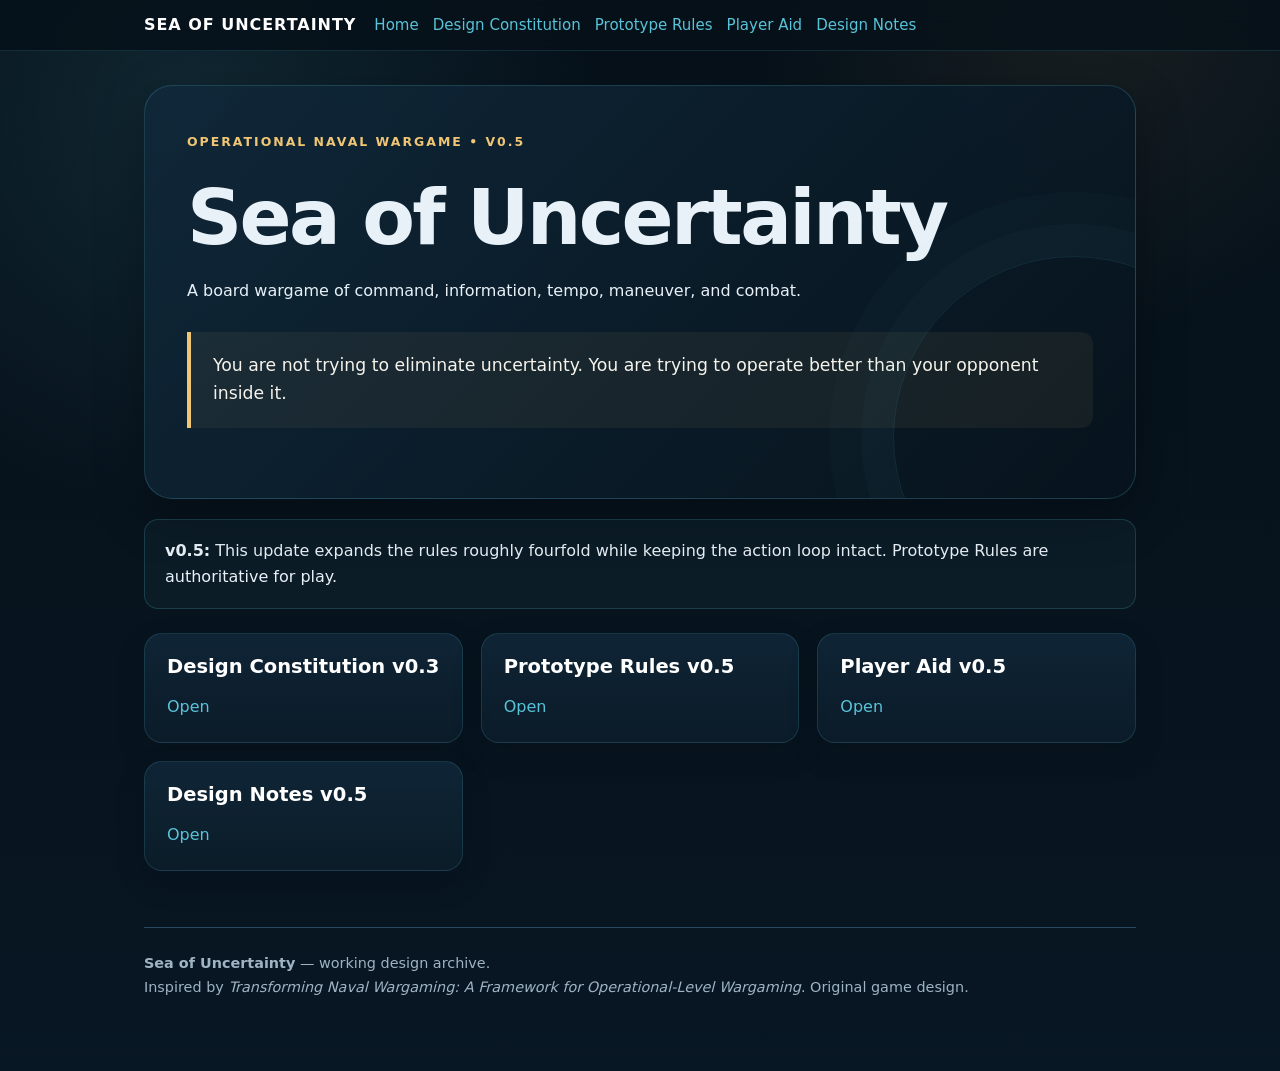
<file: docs/rules/SeaOfUncertainty/index.html>
<!doctype html><html><head><meta charset="utf-8"><meta name="viewport" content="width=device-width,initial-scale=1"><title>Sea of Uncertainty v0.5</title><link rel="stylesheet" href="styles.css"></head><body><div class="site-nav"><div class="inner">
<div class="brand"><strong>Sea of Uncertainty</strong></div>
<div class="navlinks">
<a href="index.html">Home</a>
<a href="01_design_constitution.html">Design Constitution</a>
<a href="02_prototype_rules_v0_5.html">Prototype Rules</a>
<a href="03_player_aid.html">Player Aid</a>
<a href="04_design_notes.html">Design Notes</a>
</div></div></div><main class="wrap">
<section class="hero"><span class="kicker">Operational Naval Wargame • v0.5</span><h1>Sea of Uncertainty</h1><p>A board wargame of command, information, tempo, maneuver, and combat.</p><div class="quote">You are not trying to eliminate uncertainty. You are trying to operate better than your opponent inside it.</div></section>
<div class="callout"><strong>v0.5:</strong> This update expands the rules roughly fourfold while keeping the action loop intact. Prototype Rules are authoritative for play.</div>
<div class="grid"><div class="card"><h3>Design Constitution v0.3</h3><p><a href="01_design_constitution.html">Open</a></p></div><div class="card"><h3>Prototype Rules v0.5</h3><p><a href="02_prototype_rules_v0_5.html">Open</a></p></div><div class="card"><h3>Player Aid v0.5</h3><p><a href="03_player_aid.html">Open</a></p></div><div class="card"><h3>Design Notes v0.5</h3><p><a href="04_design_notes.html">Open</a></p></div></div>
<footer><strong>Sea of Uncertainty</strong> — working design archive.<br>
Inspired by <em>Transforming Naval Wargaming: A Framework for Operational-Level Wargaming</em>. Original game design.</footer></main></body></html>
</file>
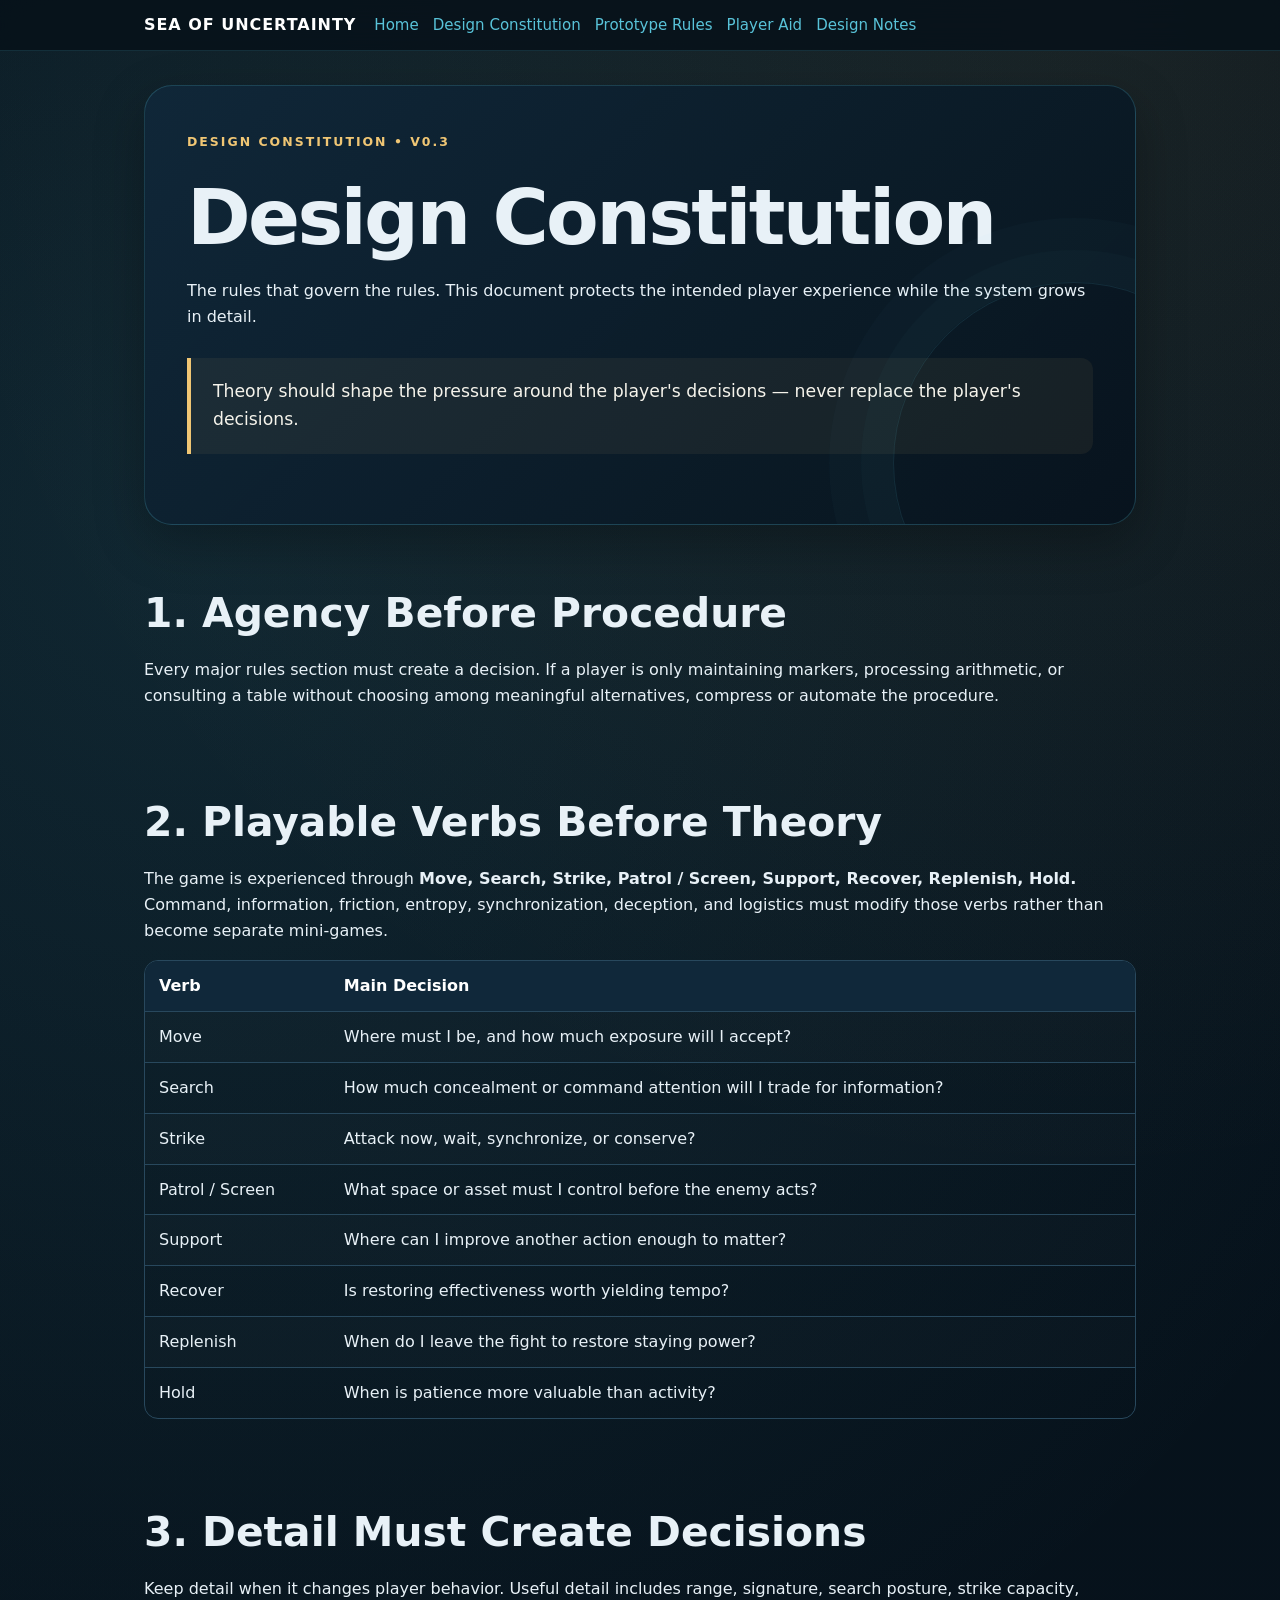
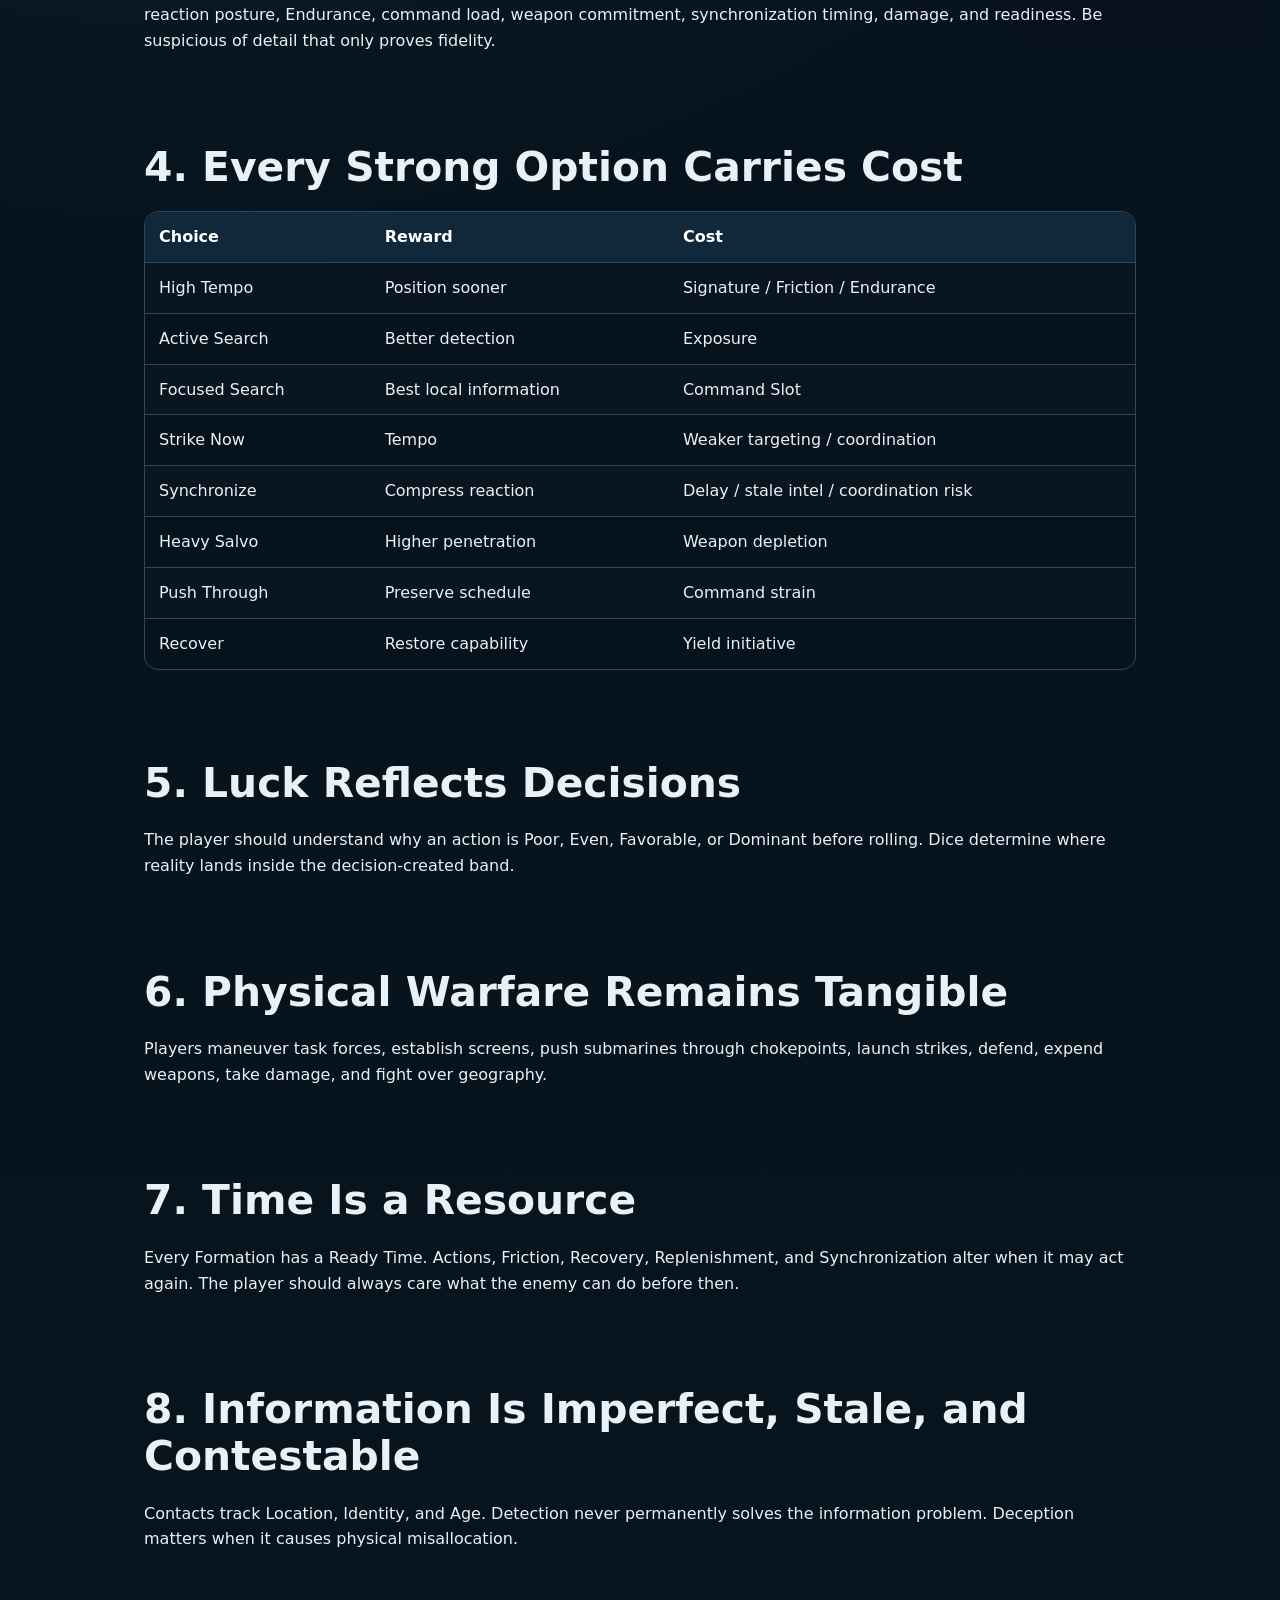
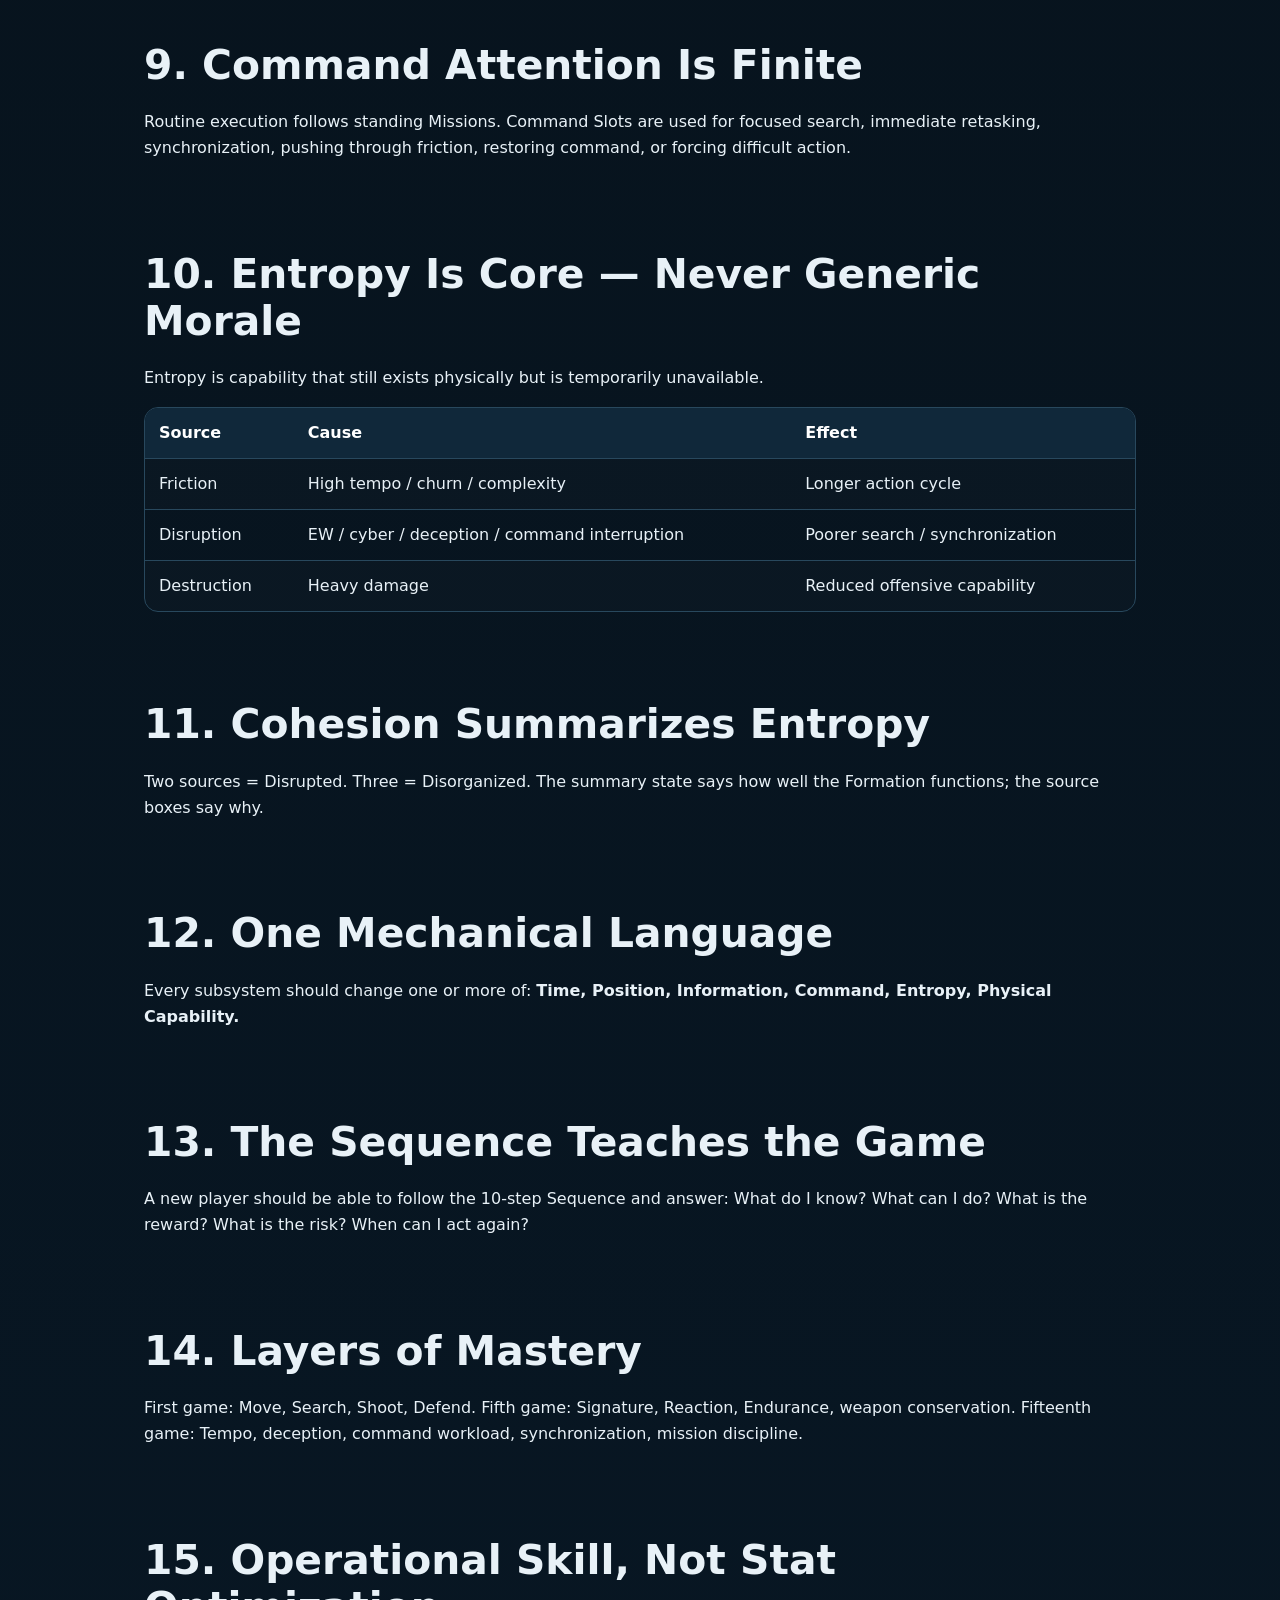
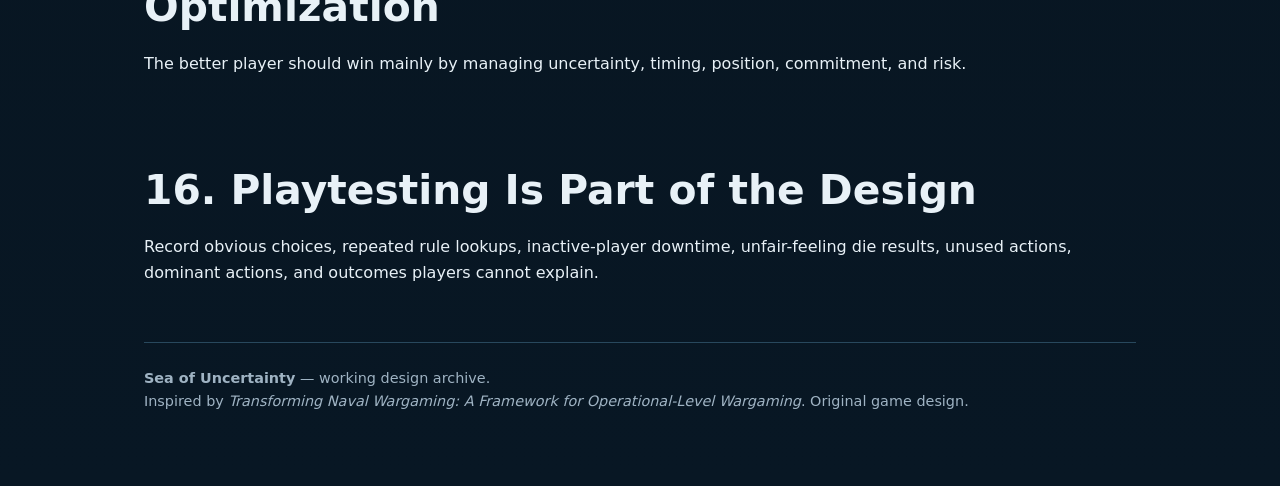
<file: docs/rules/SeaOfUncertainty/01_design_constitution.html>
<!doctype html><html><head><meta charset="utf-8"><meta name="viewport" content="width=device-width,initial-scale=1"><title>Sea of Uncertainty — Design Constitution v0.3</title><link rel="stylesheet" href="styles.css"></head><body><div class="site-nav"><div class="inner">
<div class="brand"><strong>Sea of Uncertainty</strong></div>
<div class="navlinks">
<a href="index.html">Home</a>
<a href="01_design_constitution.html">Design Constitution</a>
<a href="02_prototype_rules_v0_5.html">Prototype Rules</a>
<a href="03_player_aid.html">Player Aid</a>
<a href="04_design_notes.html">Design Notes</a>
</div></div></div><main class="wrap">
<section class="hero"><span class="kicker">Design Constitution • v0.3</span><h1>Design Constitution</h1><p>The rules that govern the rules. This document protects the intended player experience while the system grows in detail.</p><div class="quote">Theory should shape the pressure around the player's decisions — never replace the player's decisions.</div></section>
<h2>1. Agency Before Procedure</h2><p>Every major rules section must create a decision. If a player is only maintaining markers, processing arithmetic, or consulting a table without choosing among meaningful alternatives, compress or automate the procedure.</p>
<h2>2. Playable Verbs Before Theory</h2><p>The game is experienced through <strong>Move, Search, Strike, Patrol / Screen, Support, Recover, Replenish, Hold.</strong> Command, information, friction, entropy, synchronization, deception, and logistics must modify those verbs rather than become separate mini-games.</p>
<table><tr><th>Verb</th><th>Main Decision</th></tr><tr><td>Move</td><td>Where must I be, and how much exposure will I accept?</td></tr><tr><td>Search</td><td>How much concealment or command attention will I trade for information?</td></tr><tr><td>Strike</td><td>Attack now, wait, synchronize, or conserve?</td></tr><tr><td>Patrol / Screen</td><td>What space or asset must I control before the enemy acts?</td></tr><tr><td>Support</td><td>Where can I improve another action enough to matter?</td></tr><tr><td>Recover</td><td>Is restoring effectiveness worth yielding tempo?</td></tr><tr><td>Replenish</td><td>When do I leave the fight to restore staying power?</td></tr><tr><td>Hold</td><td>When is patience more valuable than activity?</td></tr></table>
<h2>3. Detail Must Create Decisions</h2><p>Keep detail when it changes player behavior. Useful detail includes range, signature, search posture, strike capacity, reaction posture, Endurance, command load, weapon commitment, synchronization timing, damage, and readiness. Be suspicious of detail that only proves fidelity.</p>
<h2>4. Every Strong Option Carries Cost</h2><table><tr><th>Choice</th><th>Reward</th><th>Cost</th></tr><tr><td>High Tempo</td><td>Position sooner</td><td>Signature / Friction / Endurance</td></tr><tr><td>Active Search</td><td>Better detection</td><td>Exposure</td></tr><tr><td>Focused Search</td><td>Best local information</td><td>Command Slot</td></tr><tr><td>Strike Now</td><td>Tempo</td><td>Weaker targeting / coordination</td></tr><tr><td>Synchronize</td><td>Compress reaction</td><td>Delay / stale intel / coordination risk</td></tr><tr><td>Heavy Salvo</td><td>Higher penetration</td><td>Weapon depletion</td></tr><tr><td>Push Through</td><td>Preserve schedule</td><td>Command strain</td></tr><tr><td>Recover</td><td>Restore capability</td><td>Yield initiative</td></tr></table>
<h2>5. Luck Reflects Decisions</h2><p>The player should understand why an action is Poor, Even, Favorable, or Dominant before rolling. Dice determine where reality lands inside the decision-created band.</p>
<h2>6. Physical Warfare Remains Tangible</h2><p>Players maneuver task forces, establish screens, push submarines through chokepoints, launch strikes, defend, expend weapons, take damage, and fight over geography.</p>
<h2>7. Time Is a Resource</h2><p>Every Formation has a Ready Time. Actions, Friction, Recovery, Replenishment, and Synchronization alter when it may act again. The player should always care what the enemy can do before then.</p>
<h2>8. Information Is Imperfect, Stale, and Contestable</h2><p>Contacts track Location, Identity, and Age. Detection never permanently solves the information problem. Deception matters when it causes physical misallocation.</p>
<h2>9. Command Attention Is Finite</h2><p>Routine execution follows standing Missions. Command Slots are used for focused search, immediate retasking, synchronization, pushing through friction, restoring command, or forcing difficult action.</p>
<h2>10. Entropy Is Core — Never Generic Morale</h2><p>Entropy is capability that still exists physically but is temporarily unavailable.</p><table><tr><th>Source</th><th>Cause</th><th>Effect</th></tr><tr><td>Friction</td><td>High tempo / churn / complexity</td><td>Longer action cycle</td></tr><tr><td>Disruption</td><td>EW / cyber / deception / command interruption</td><td>Poorer search / synchronization</td></tr><tr><td>Destruction</td><td>Heavy damage</td><td>Reduced offensive capability</td></tr></table>
<h2>11. Cohesion Summarizes Entropy</h2><p>Two sources = Disrupted. Three = Disorganized. The summary state says how well the Formation functions; the source boxes say why.</p>
<h2>12. One Mechanical Language</h2><p>Every subsystem should change one or more of: <strong>Time, Position, Information, Command, Entropy, Physical Capability.</strong></p>
<h2>13. The Sequence Teaches the Game</h2><p>A new player should be able to follow the 10-step Sequence and answer: What do I know? What can I do? What is the reward? What is the risk? When can I act again?</p>
<h2>14. Layers of Mastery</h2><p>First game: Move, Search, Shoot, Defend. Fifth game: Signature, Reaction, Endurance, weapon conservation. Fifteenth game: Tempo, deception, command workload, synchronization, mission discipline.</p>
<h2>15. Operational Skill, Not Stat Optimization</h2><p>The better player should win mainly by managing uncertainty, timing, position, commitment, and risk.</p>
<h2>16. Playtesting Is Part of the Design</h2><p>Record obvious choices, repeated rule lookups, inactive-player downtime, unfair-feeling die results, unused actions, dominant actions, and outcomes players cannot explain.</p>
<footer><strong>Sea of Uncertainty</strong> — working design archive.<br>
Inspired by <em>Transforming Naval Wargaming: A Framework for Operational-Level Wargaming</em>. Original game design.</footer></main></body></html>
</file>
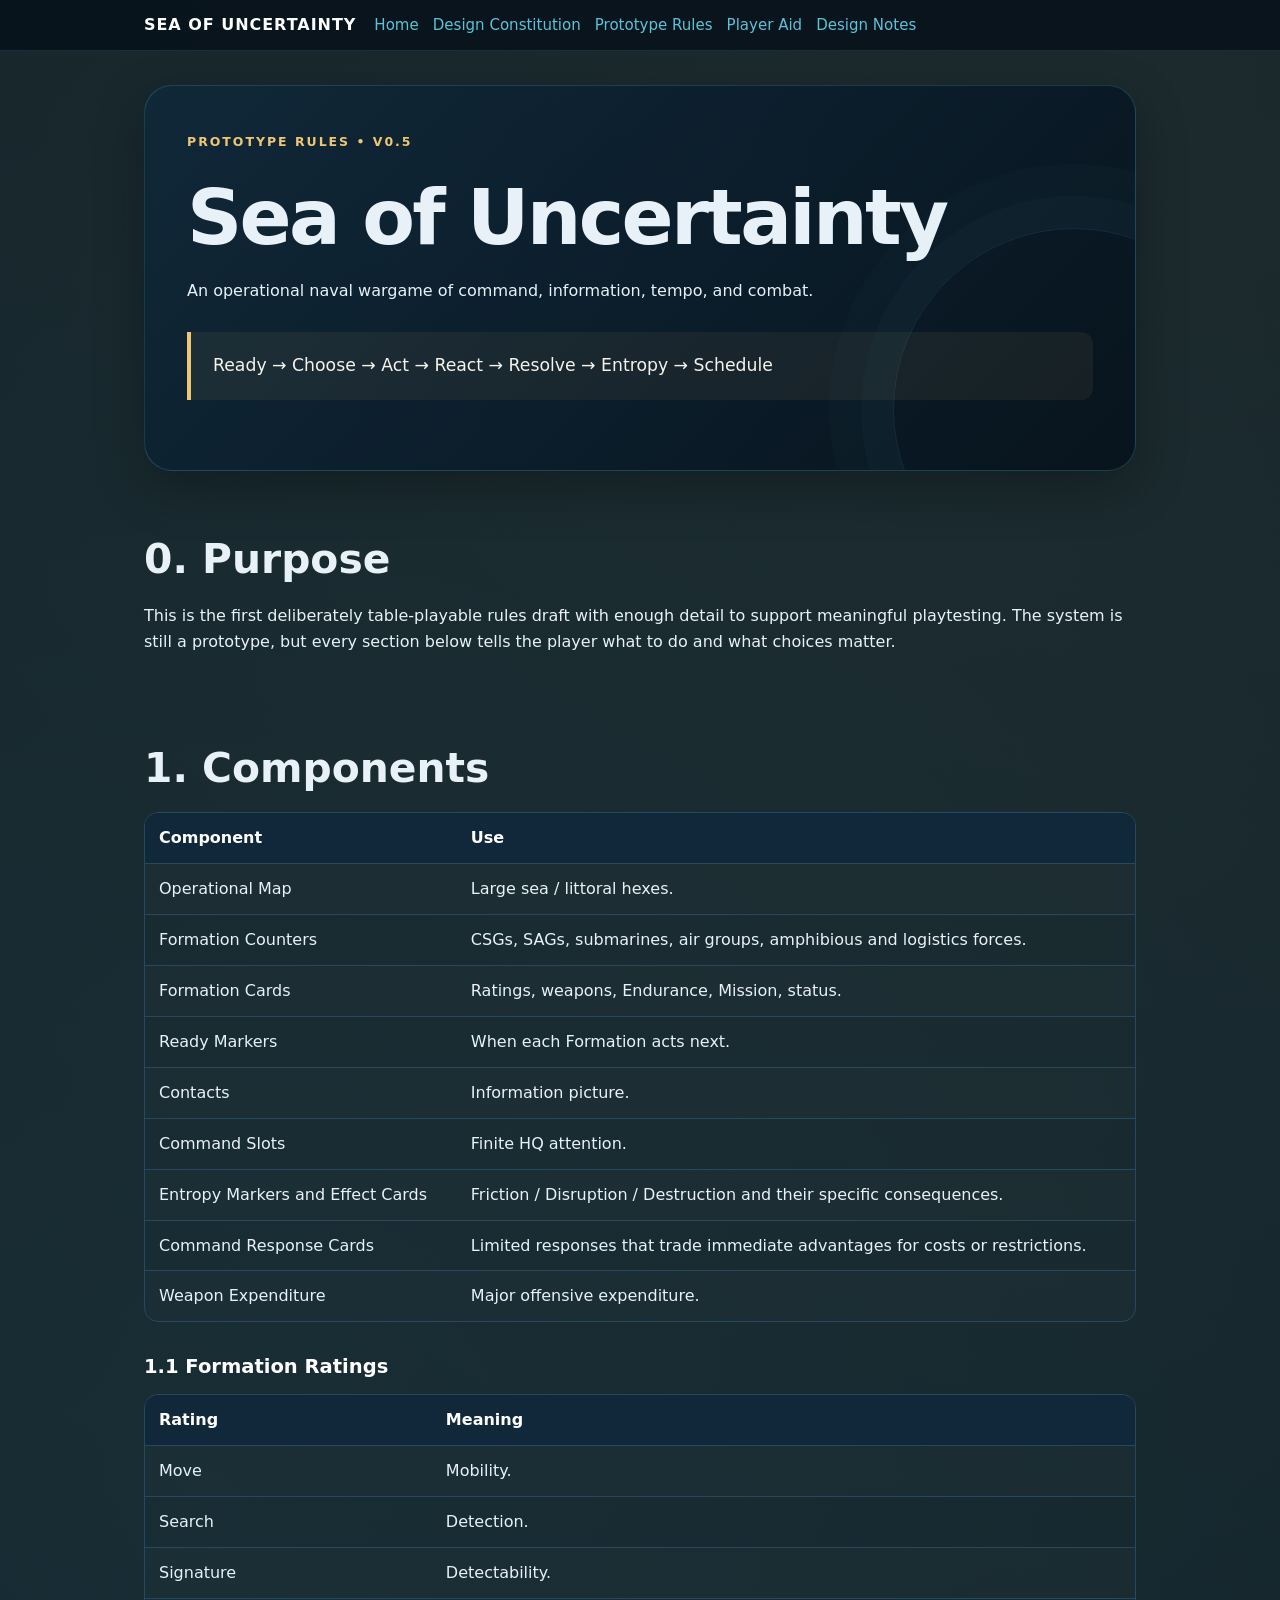
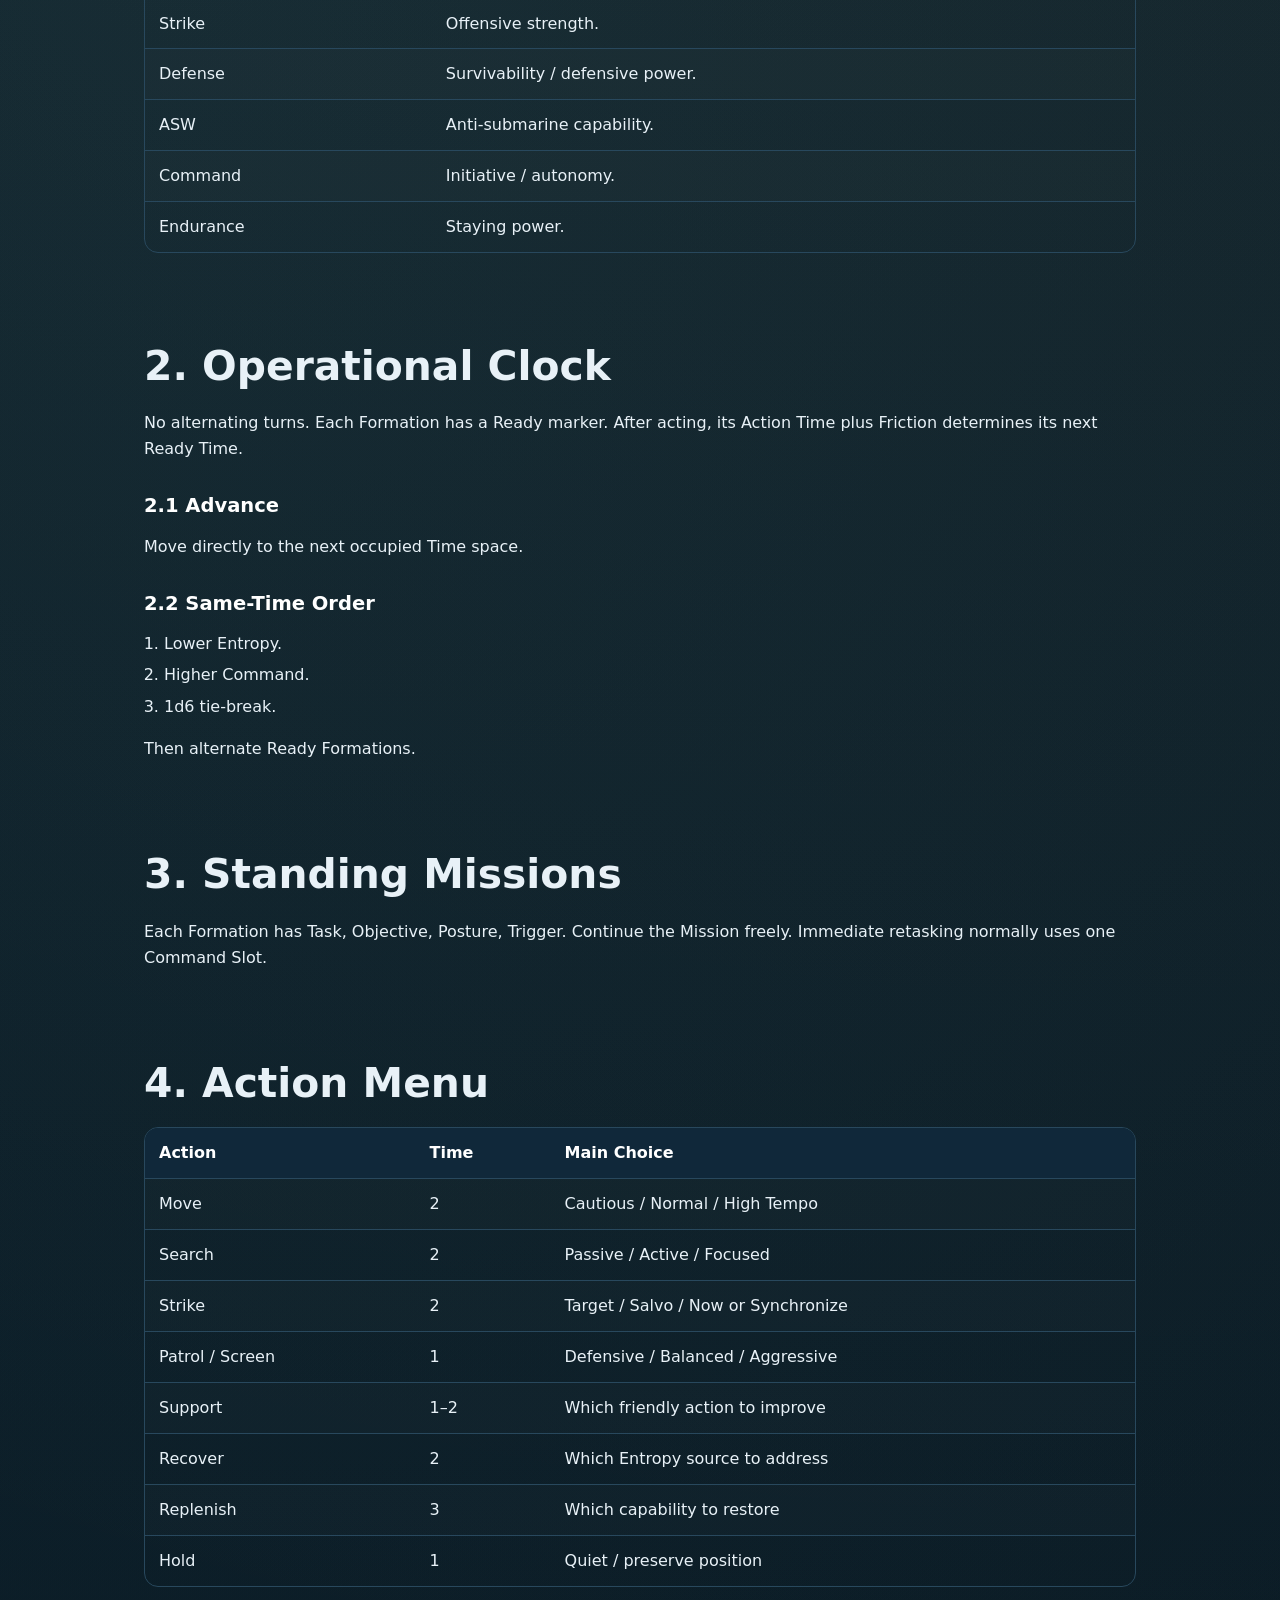
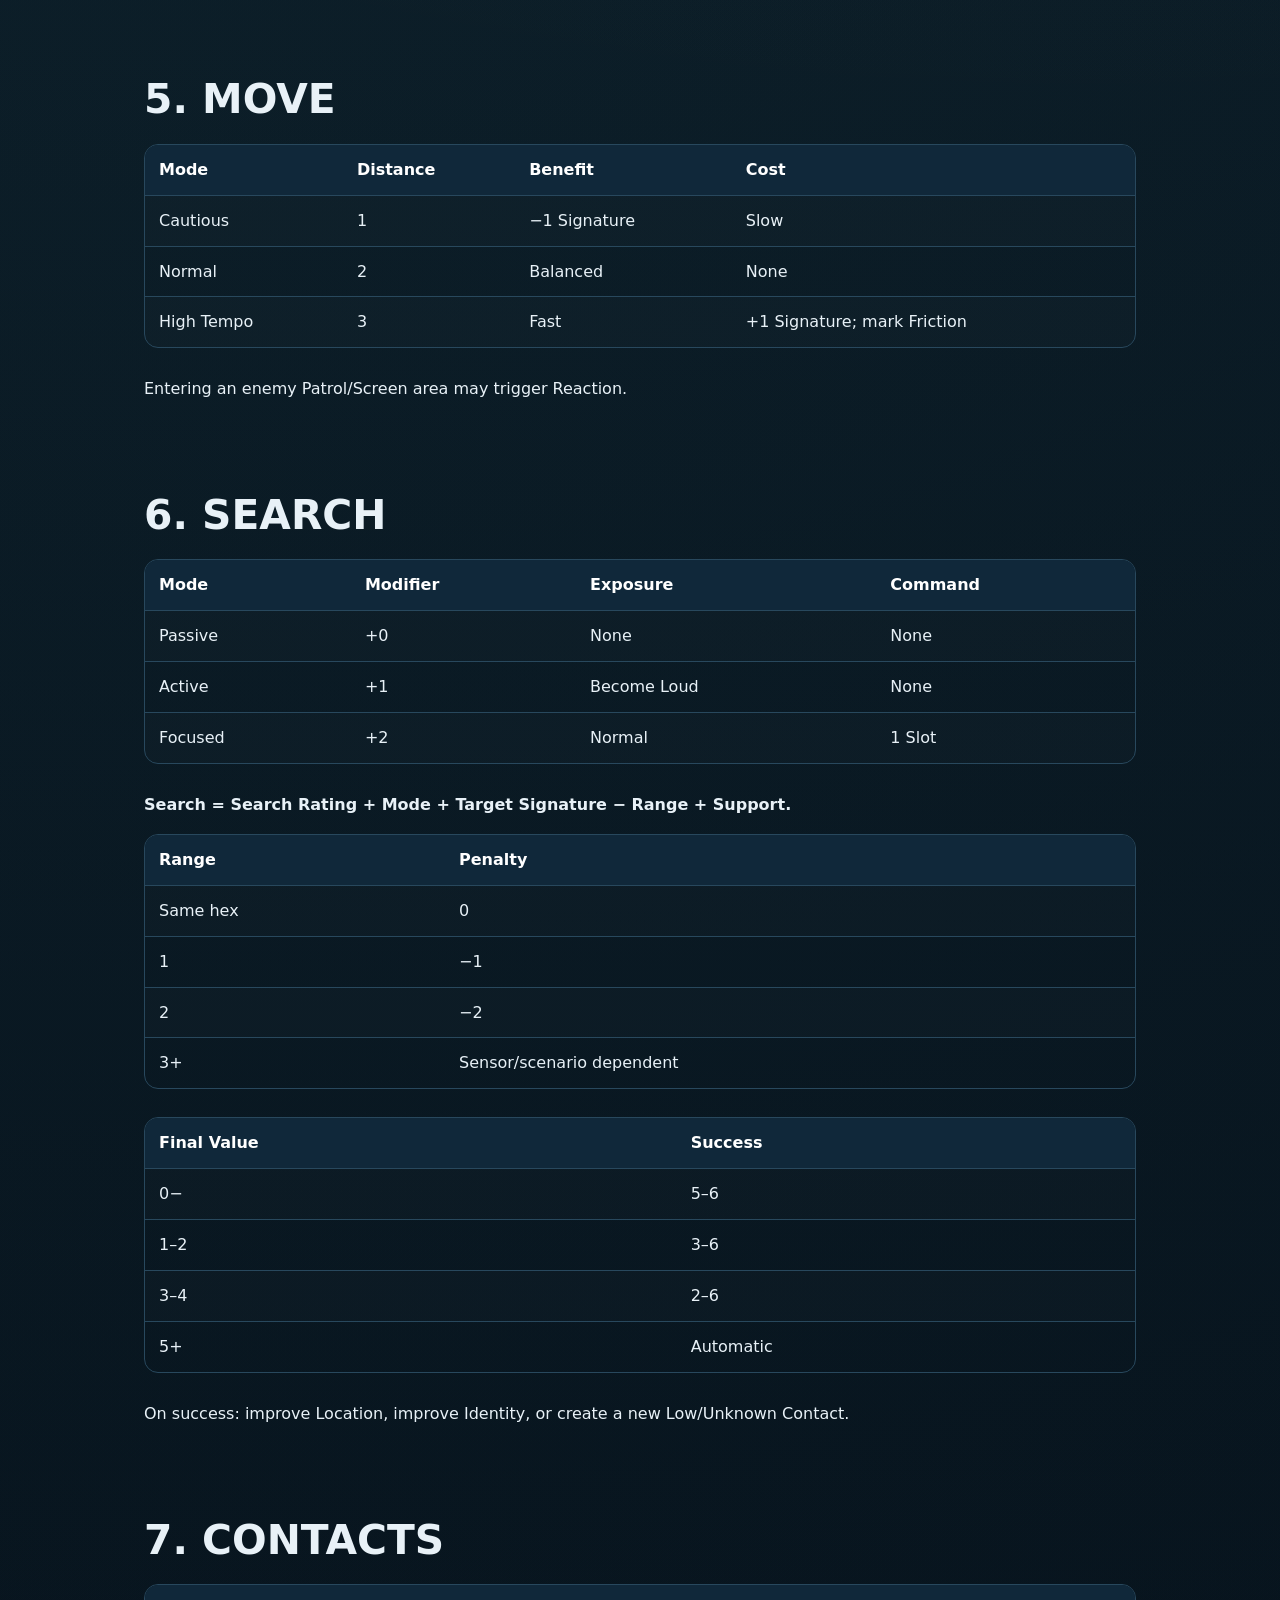
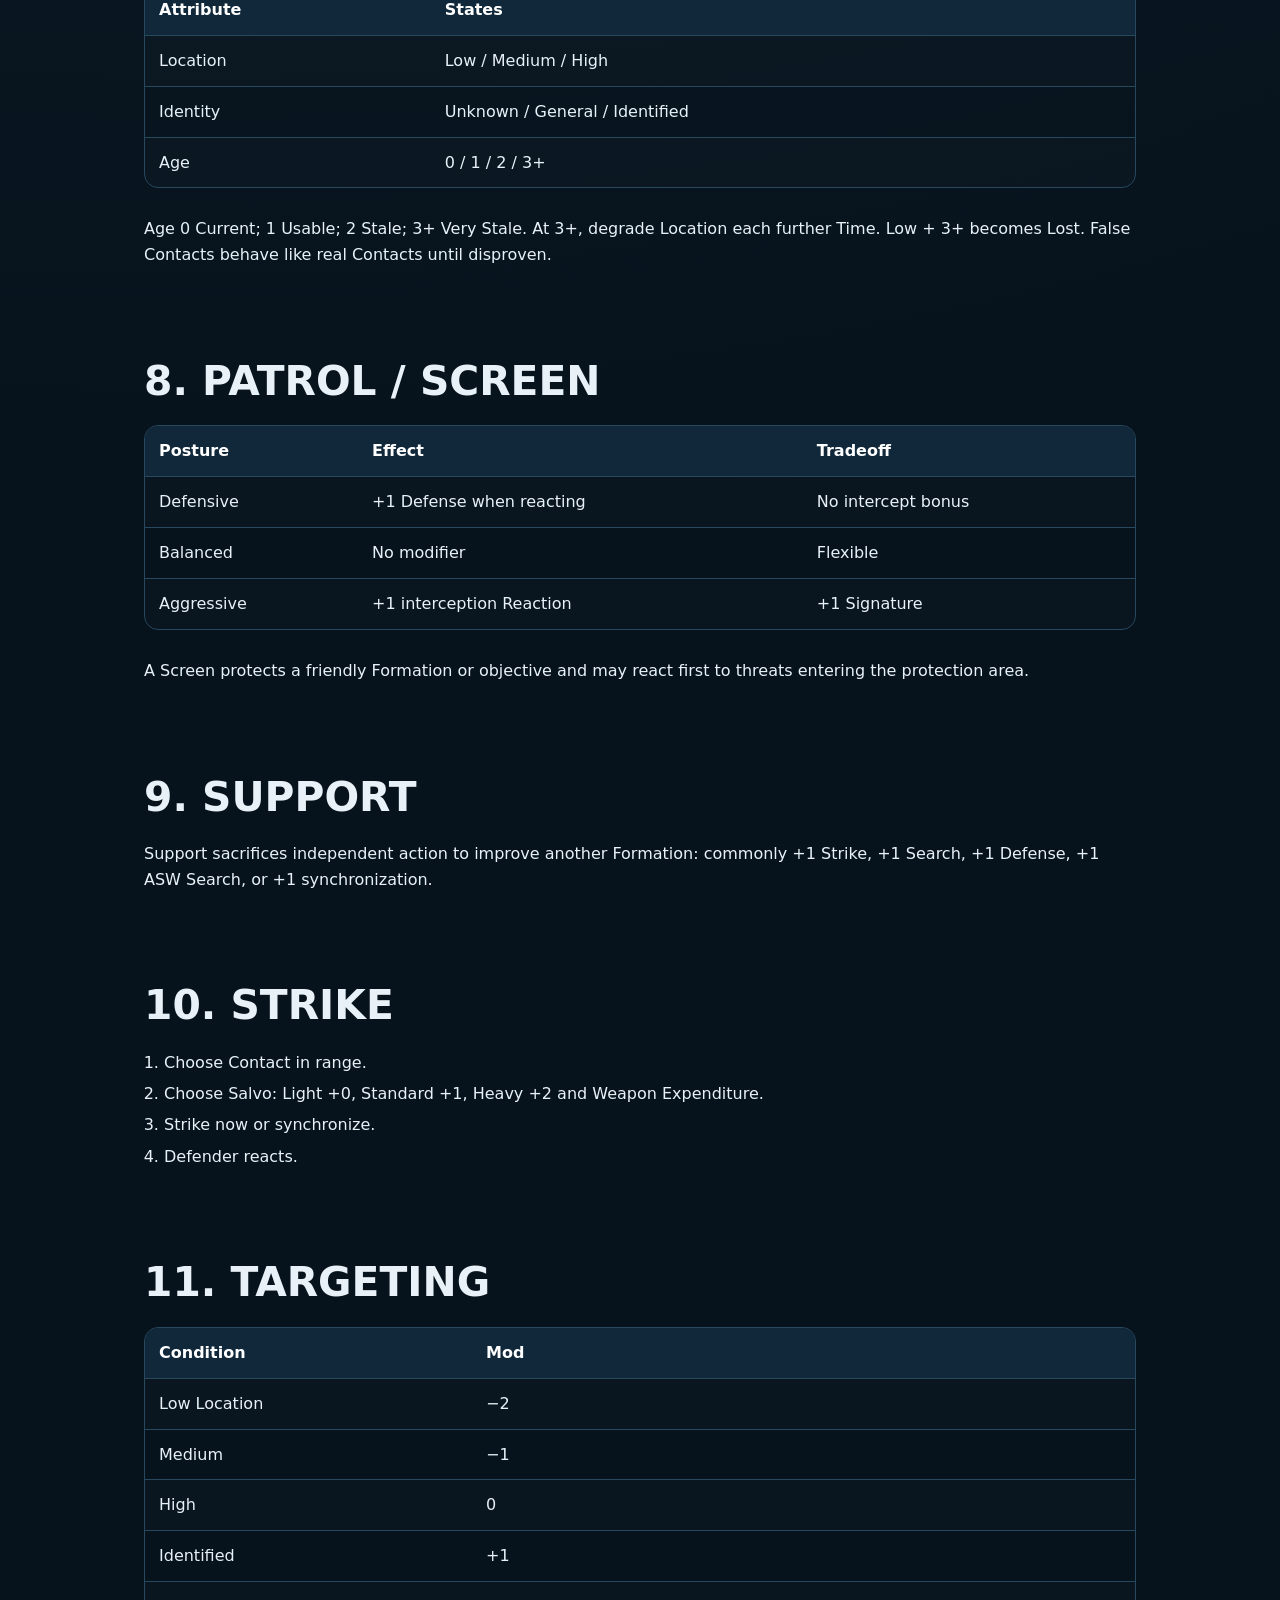
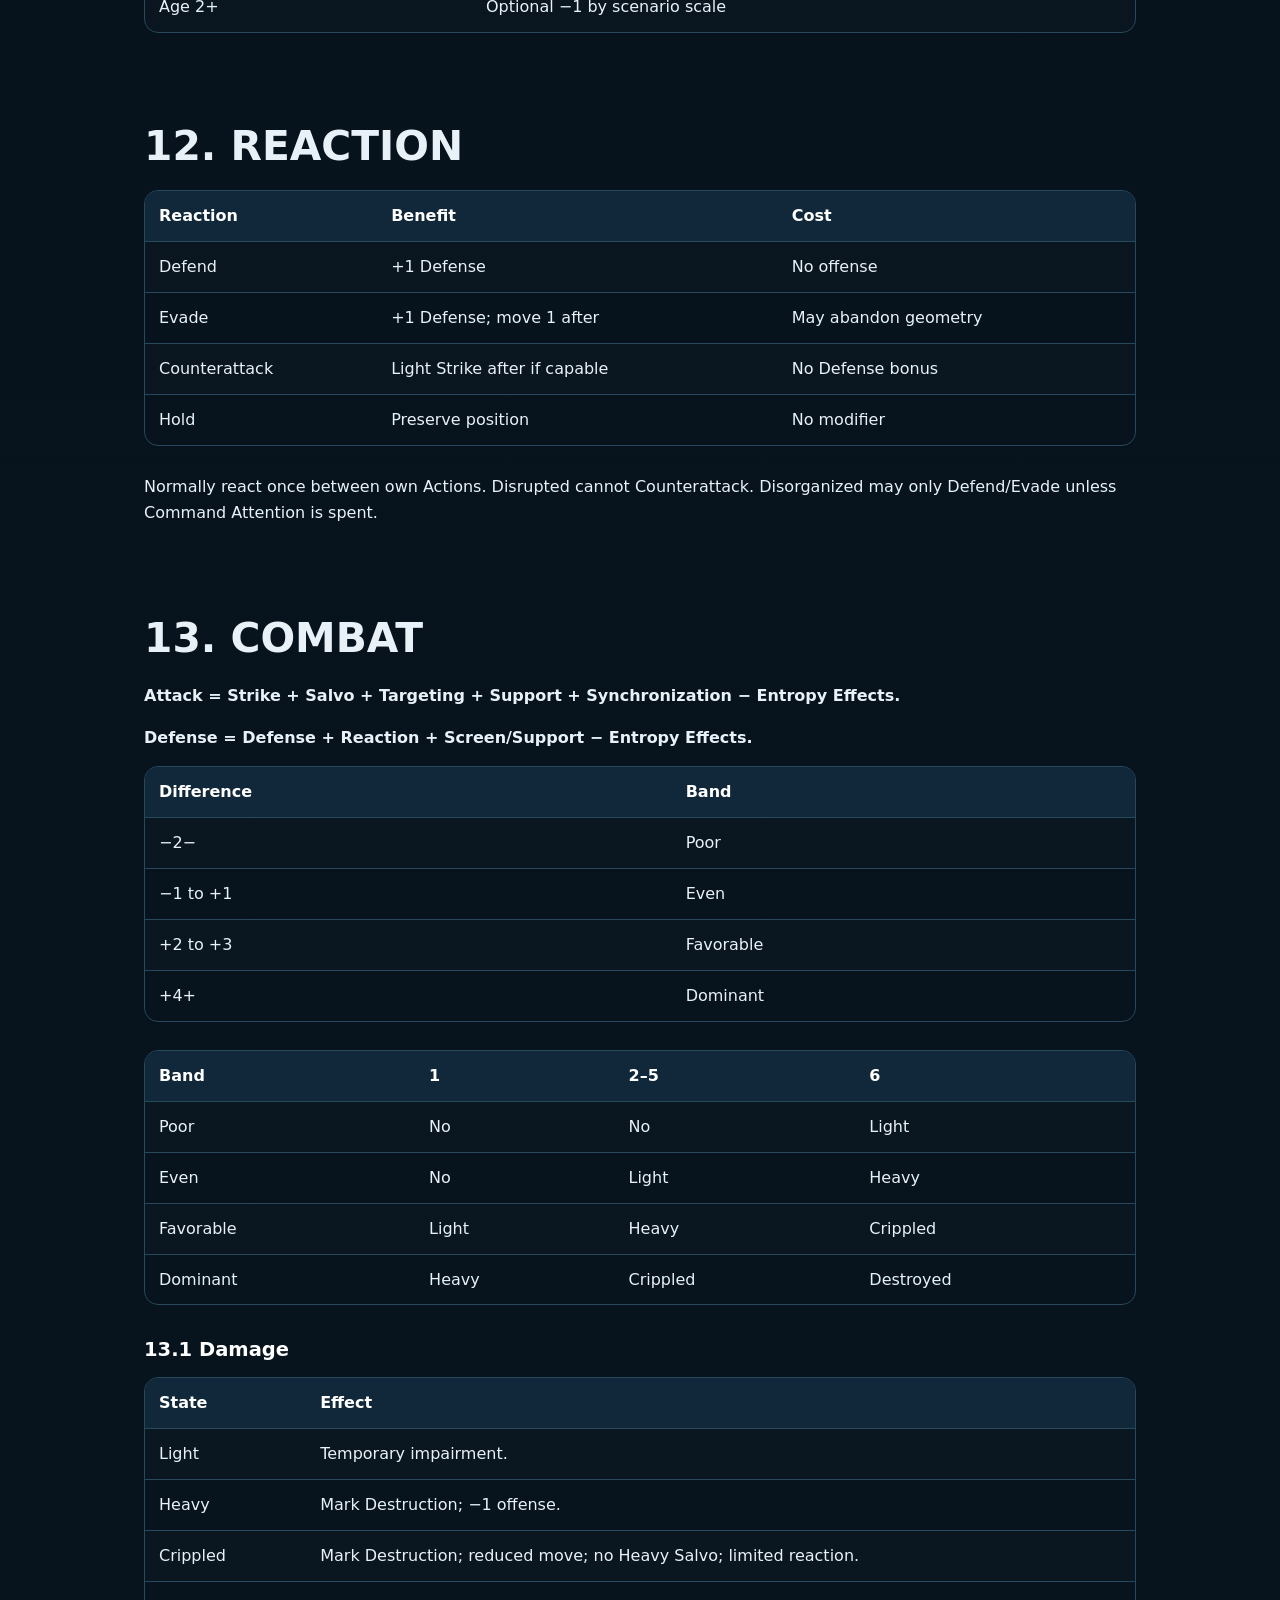
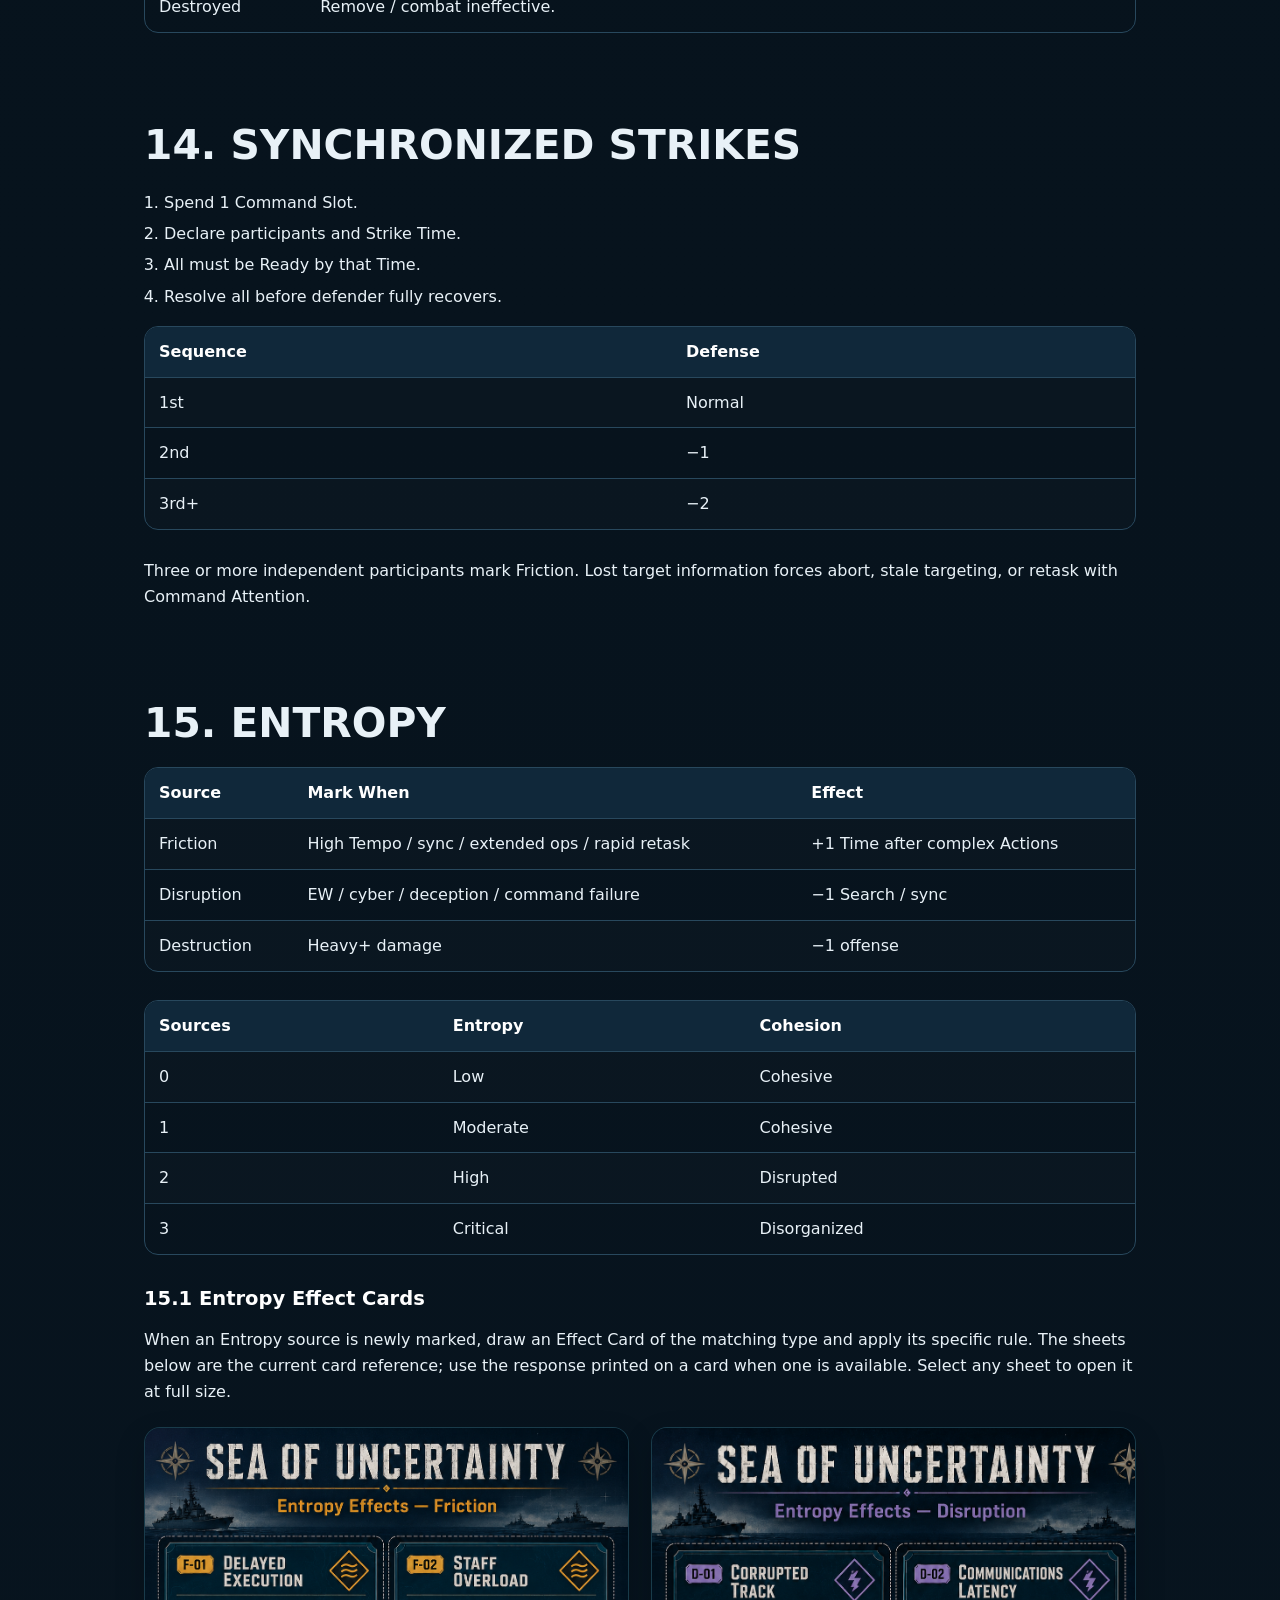
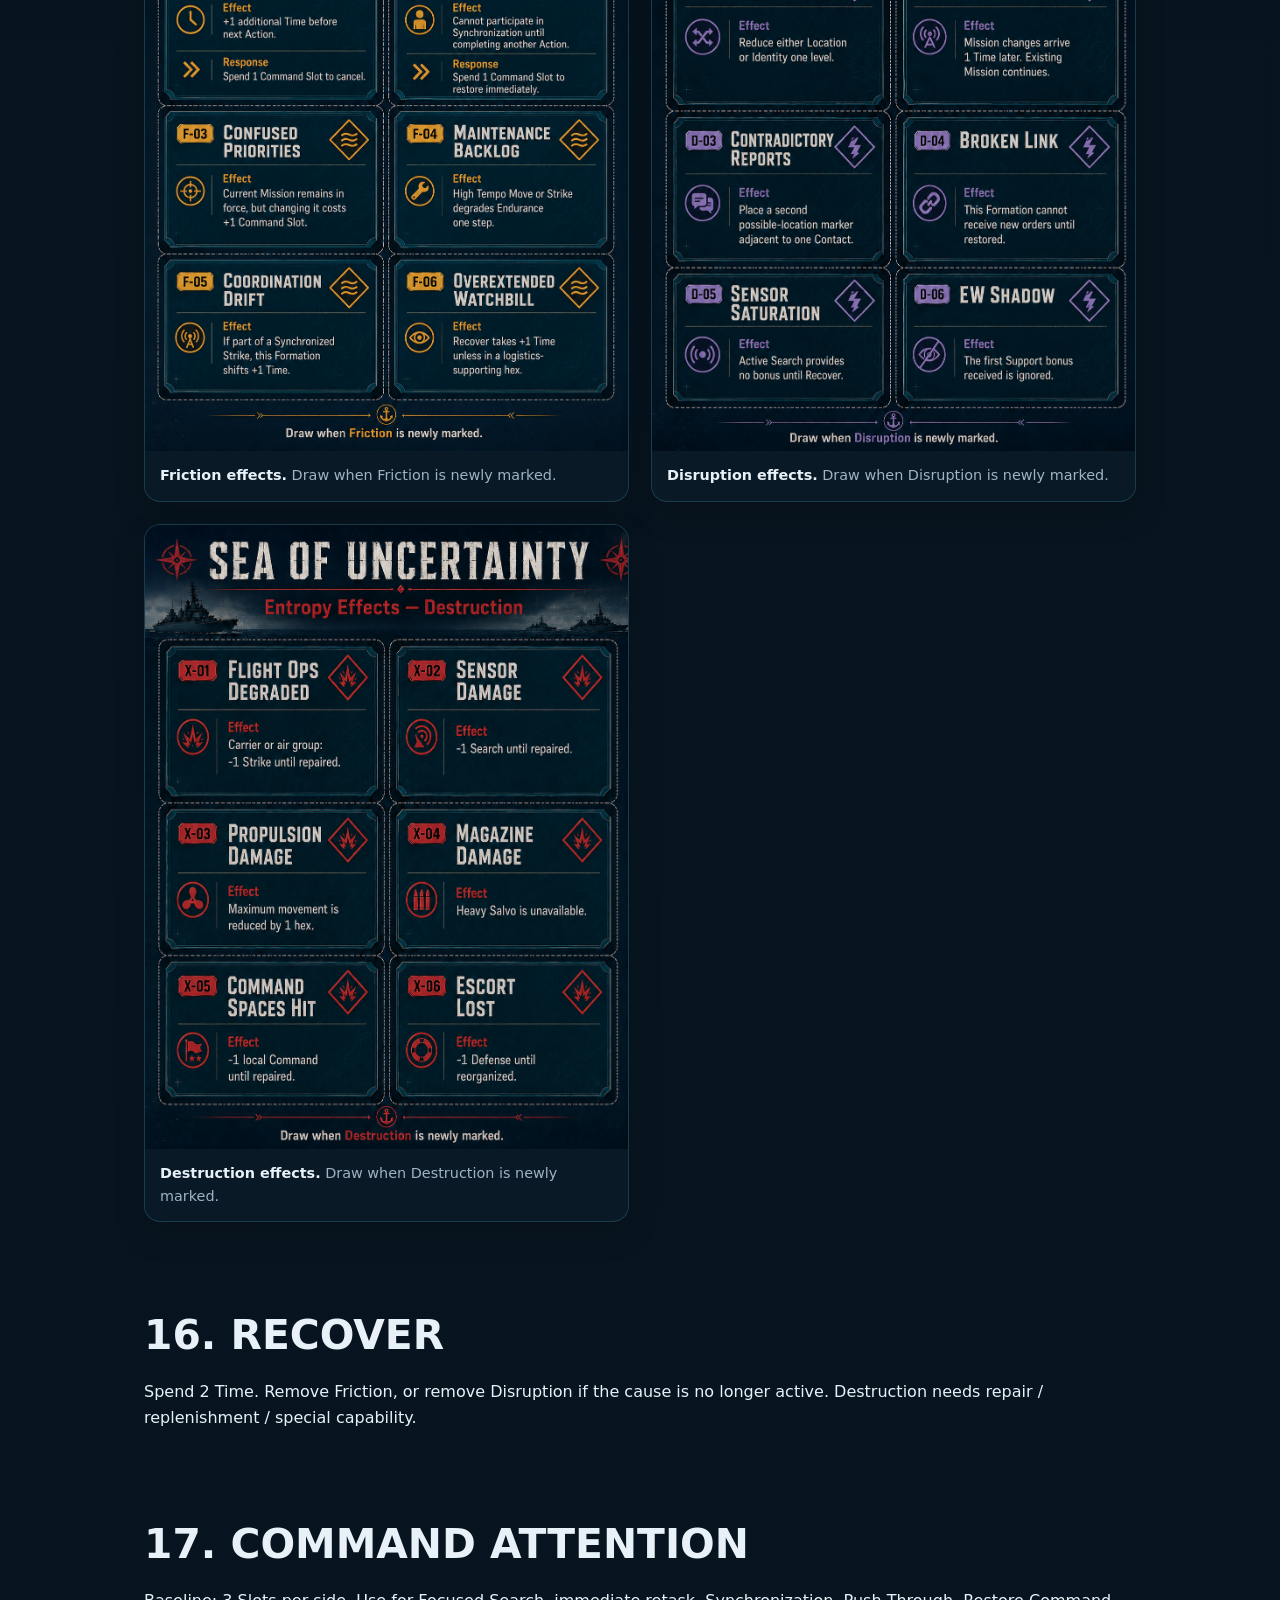
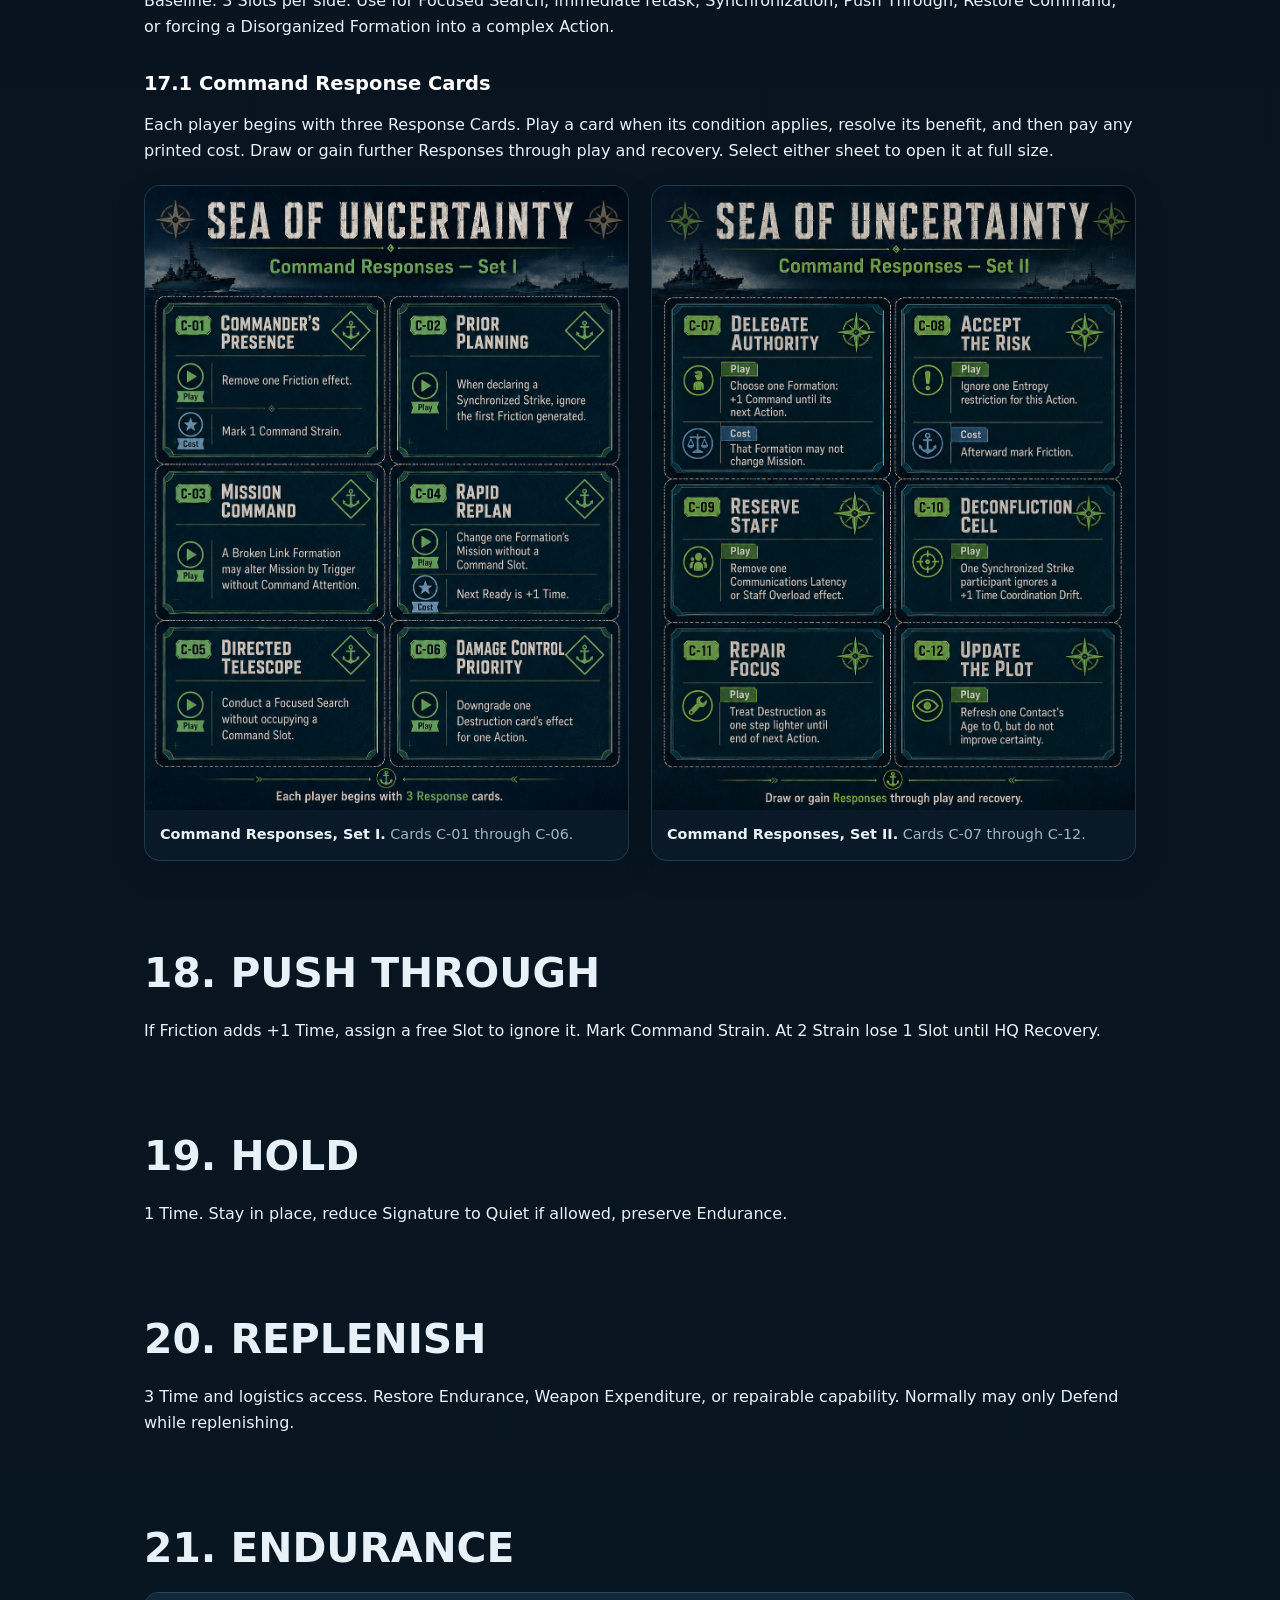
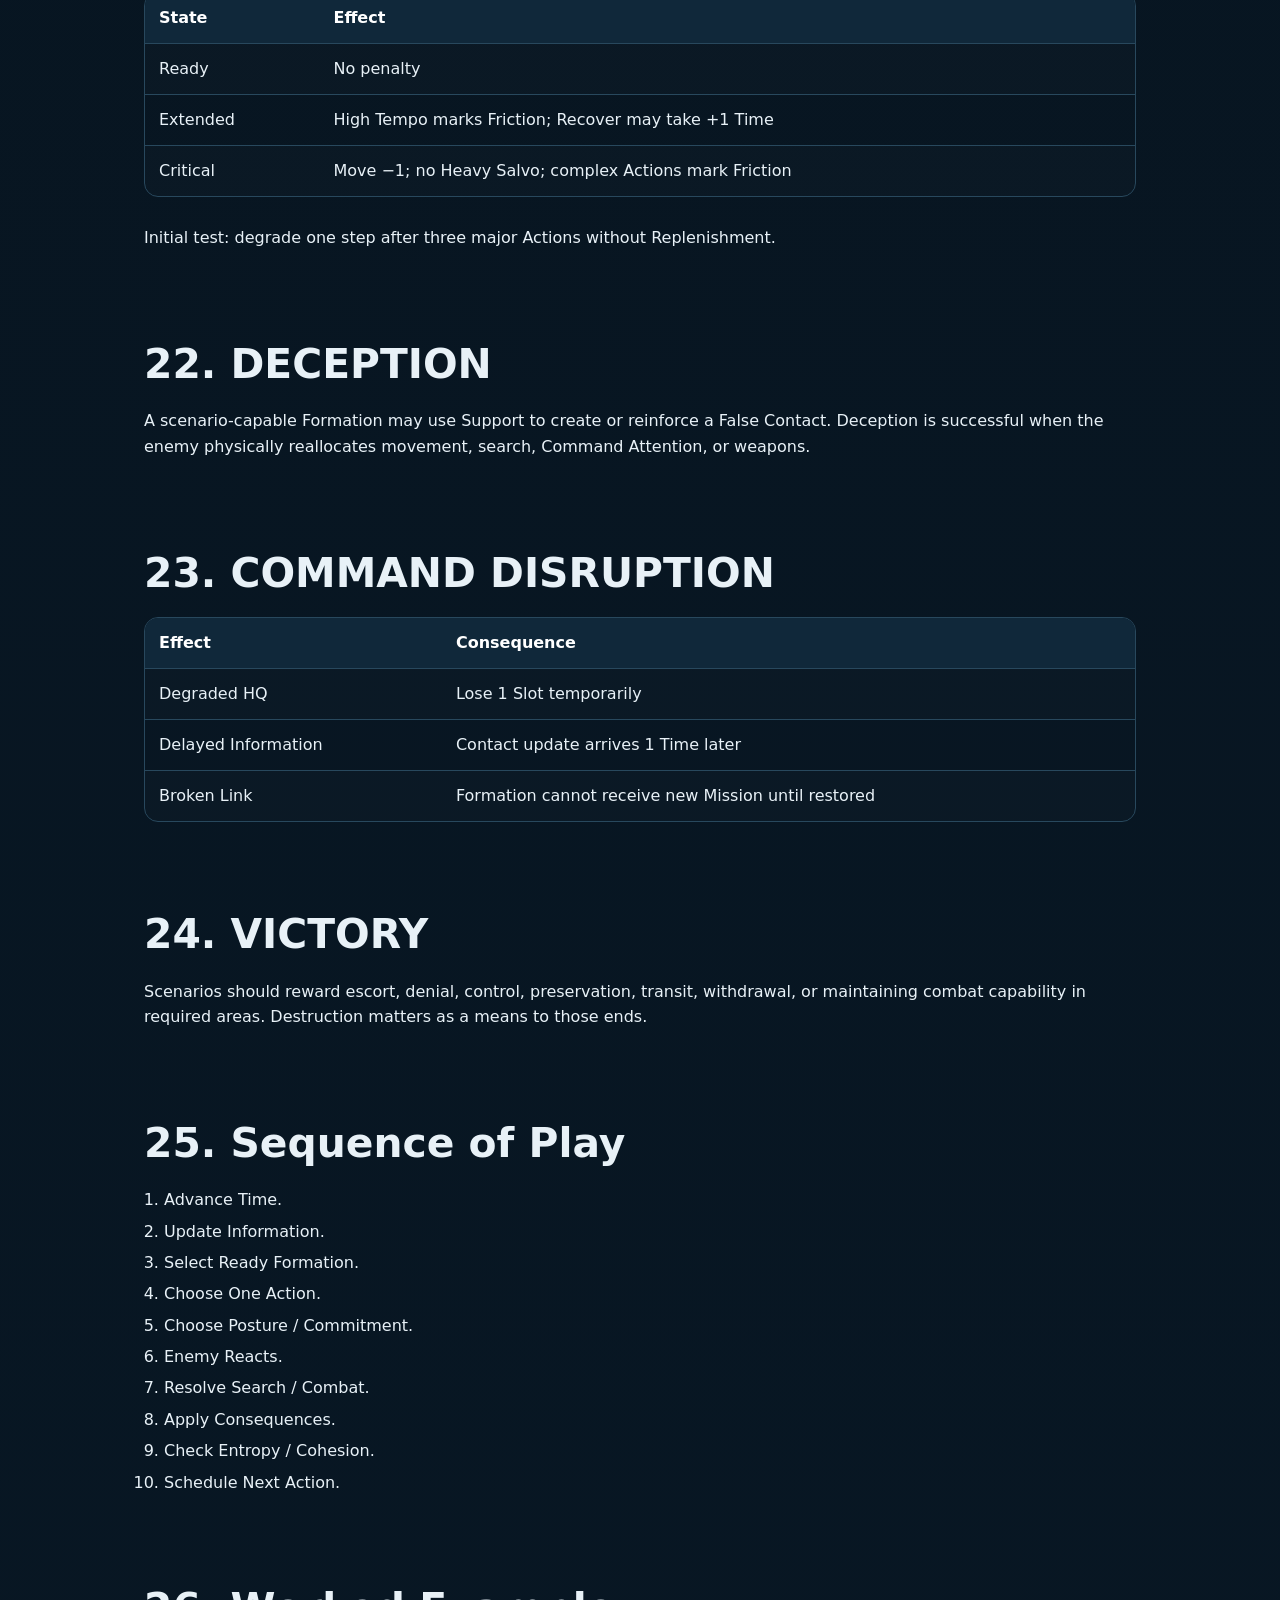
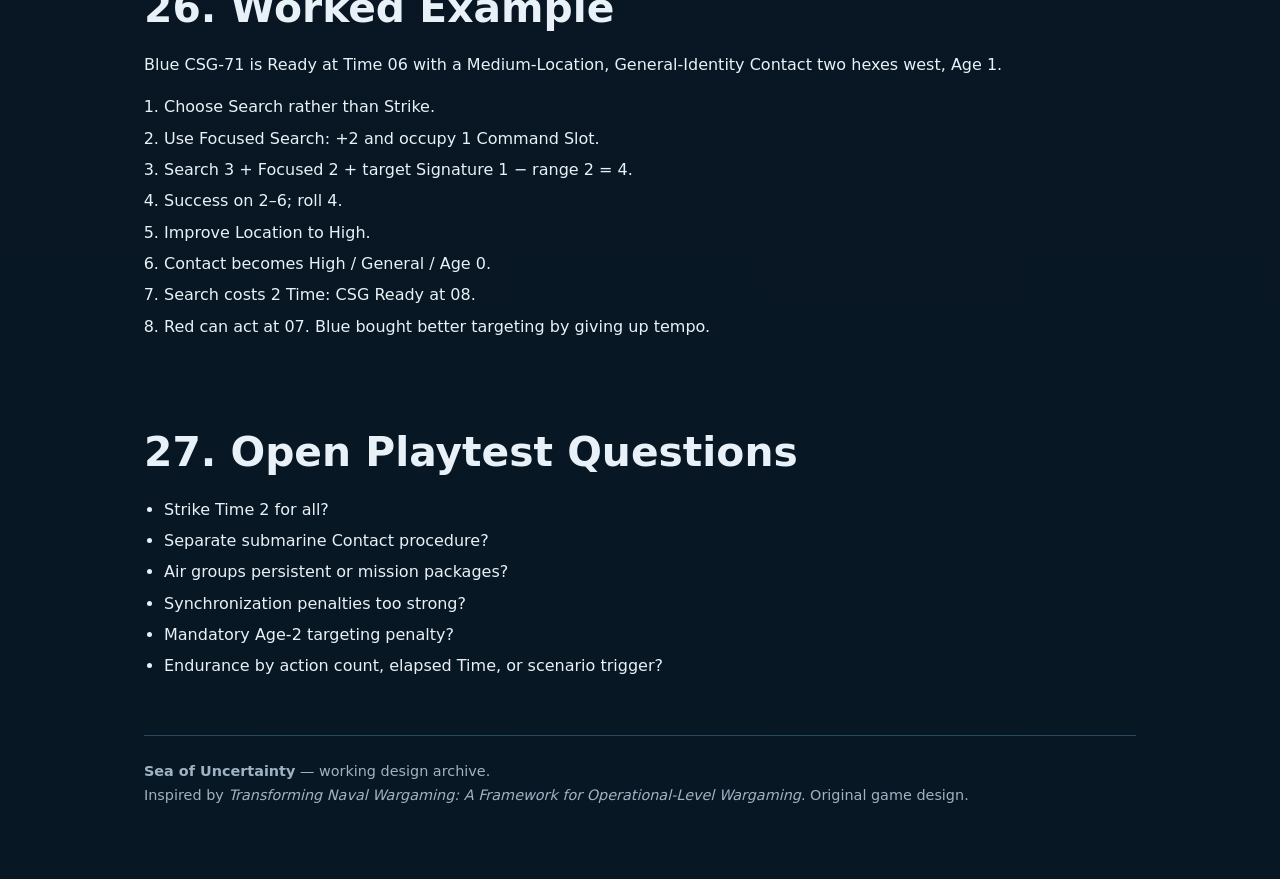
<file: docs/rules/SeaOfUncertainty/02_prototype_rules_v0_5.html>
<!doctype html><html><head><meta charset="utf-8"><meta name="viewport" content="width=device-width,initial-scale=1"><title>Sea of Uncertainty — Prototype Rules v0.5</title><link rel="stylesheet" href="styles.css"></head><body><div class="site-nav"><div class="inner">
<div class="brand"><strong>Sea of Uncertainty</strong></div>
<div class="navlinks">
<a href="index.html">Home</a>
<a href="01_design_constitution.html">Design Constitution</a>
<a href="02_prototype_rules_v0_5.html">Prototype Rules</a>
<a href="03_player_aid.html">Player Aid</a>
<a href="04_design_notes.html">Design Notes</a>
</div></div></div><main class="wrap">
<section class="hero"><span class="kicker">Prototype Rules • v0.5</span><h1>Sea of Uncertainty</h1><p>An operational naval wargame of command, information, tempo, and combat.</p><div class="quote">Ready → Choose → Act → React → Resolve → Entropy → Schedule</div></section>
<h2>0. Purpose</h2><p>This is the first deliberately table-playable rules draft with enough detail to support meaningful playtesting. The system is still a prototype, but every section below tells the player what to do and what choices matter.</p>
<h2>1. Components</h2><table><tr><th>Component</th><th>Use</th></tr><tr><td>Operational Map</td><td>Large sea / littoral hexes.</td></tr><tr><td>Formation Counters</td><td>CSGs, SAGs, submarines, air groups, amphibious and logistics forces.</td></tr><tr><td>Formation Cards</td><td>Ratings, weapons, Endurance, Mission, status.</td></tr><tr><td>Ready Markers</td><td>When each Formation acts next.</td></tr><tr><td>Contacts</td><td>Information picture.</td></tr><tr><td>Command Slots</td><td>Finite HQ attention.</td></tr><tr><td>Entropy Markers and Effect Cards</td><td>Friction / Disruption / Destruction and their specific consequences.</td></tr><tr><td>Command Response Cards</td><td>Limited responses that trade immediate advantages for costs or restrictions.</td></tr><tr><td>Weapon Expenditure</td><td>Major offensive expenditure.</td></tr></table>
<h3>1.1 Formation Ratings</h3><table><tr><th>Rating</th><th>Meaning</th></tr><tr><td>Move</td><td>Mobility.</td></tr><tr><td>Search</td><td>Detection.</td></tr><tr><td>Signature</td><td>Detectability.</td></tr><tr><td>Strike</td><td>Offensive strength.</td></tr><tr><td>Defense</td><td>Survivability / defensive power.</td></tr><tr><td>ASW</td><td>Anti-submarine capability.</td></tr><tr><td>Command</td><td>Initiative / autonomy.</td></tr><tr><td>Endurance</td><td>Staying power.</td></tr></table>
<h2>2. Operational Clock</h2><p>No alternating turns. Each Formation has a Ready marker. After acting, its Action Time plus Friction determines its next Ready Time.</p><h3>2.1 Advance</h3><p>Move directly to the next occupied Time space.</p><h3>2.2 Same-Time Order</h3><ol><li>Lower Entropy.</li><li>Higher Command.</li><li>1d6 tie-break.</li></ol><p>Then alternate Ready Formations.</p>
<h2>3. Standing Missions</h2><p>Each Formation has Task, Objective, Posture, Trigger. Continue the Mission freely. Immediate retasking normally uses one Command Slot.</p>
<h2>4. Action Menu</h2><table><tr><th>Action</th><th>Time</th><th>Main Choice</th></tr><tr><td>Move</td><td>2</td><td>Cautious / Normal / High Tempo</td></tr><tr><td>Search</td><td>2</td><td>Passive / Active / Focused</td></tr><tr><td>Strike</td><td>2</td><td>Target / Salvo / Now or Synchronize</td></tr><tr><td>Patrol / Screen</td><td>1</td><td>Defensive / Balanced / Aggressive</td></tr><tr><td>Support</td><td>1–2</td><td>Which friendly action to improve</td></tr><tr><td>Recover</td><td>2</td><td>Which Entropy source to address</td></tr><tr><td>Replenish</td><td>3</td><td>Which capability to restore</td></tr><tr><td>Hold</td><td>1</td><td>Quiet / preserve position</td></tr></table>
<h2>5. MOVE</h2><table><tr><th>Mode</th><th>Distance</th><th>Benefit</th><th>Cost</th></tr><tr><td>Cautious</td><td>1</td><td>−1 Signature</td><td>Slow</td></tr><tr><td>Normal</td><td>2</td><td>Balanced</td><td>None</td></tr><tr><td>High Tempo</td><td>3</td><td>Fast</td><td>+1 Signature; mark Friction</td></tr></table><p>Entering an enemy Patrol/Screen area may trigger Reaction.</p>
<h2>6. SEARCH</h2><table><tr><th>Mode</th><th>Modifier</th><th>Exposure</th><th>Command</th></tr><tr><td>Passive</td><td>+0</td><td>None</td><td>None</td></tr><tr><td>Active</td><td>+1</td><td>Become Loud</td><td>None</td></tr><tr><td>Focused</td><td>+2</td><td>Normal</td><td>1 Slot</td></tr></table><p><strong>Search = Search Rating + Mode + Target Signature − Range + Support.</strong></p><table><tr><th>Range</th><th>Penalty</th></tr><tr><td>Same hex</td><td>0</td></tr><tr><td>1</td><td>−1</td></tr><tr><td>2</td><td>−2</td></tr><tr><td>3+</td><td>Sensor/scenario dependent</td></tr></table><table><tr><th>Final Value</th><th>Success</th></tr><tr><td>0−</td><td>5–6</td></tr><tr><td>1–2</td><td>3–6</td></tr><tr><td>3–4</td><td>2–6</td></tr><tr><td>5+</td><td>Automatic</td></tr></table><p>On success: improve Location, improve Identity, or create a new Low/Unknown Contact.</p>
<h2>7. CONTACTS</h2><table><tr><th>Attribute</th><th>States</th></tr><tr><td>Location</td><td>Low / Medium / High</td></tr><tr><td>Identity</td><td>Unknown / General / Identified</td></tr><tr><td>Age</td><td>0 / 1 / 2 / 3+</td></tr></table><p>Age 0 Current; 1 Usable; 2 Stale; 3+ Very Stale. At 3+, degrade Location each further Time. Low + 3+ becomes Lost. False Contacts behave like real Contacts until disproven.</p>
<h2>8. PATROL / SCREEN</h2><table><tr><th>Posture</th><th>Effect</th><th>Tradeoff</th></tr><tr><td>Defensive</td><td>+1 Defense when reacting</td><td>No intercept bonus</td></tr><tr><td>Balanced</td><td>No modifier</td><td>Flexible</td></tr><tr><td>Aggressive</td><td>+1 interception Reaction</td><td>+1 Signature</td></tr></table><p>A Screen protects a friendly Formation or objective and may react first to threats entering the protection area.</p>
<h2>9. SUPPORT</h2><p>Support sacrifices independent action to improve another Formation: commonly +1 Strike, +1 Search, +1 Defense, +1 ASW Search, or +1 synchronization.</p>
<h2>10. STRIKE</h2><ol><li>Choose Contact in range.</li><li>Choose Salvo: Light +0, Standard +1, Heavy +2 and Weapon Expenditure.</li><li>Strike now or synchronize.</li><li>Defender reacts.</li></ol>
<h2>11. TARGETING</h2><table><tr><th>Condition</th><th>Mod</th></tr><tr><td>Low Location</td><td>−2</td></tr><tr><td>Medium</td><td>−1</td></tr><tr><td>High</td><td>0</td></tr><tr><td>Identified</td><td>+1</td></tr><tr><td>Age 2+</td><td>Optional −1 by scenario scale</td></tr></table>
<h2>12. REACTION</h2><table><tr><th>Reaction</th><th>Benefit</th><th>Cost</th></tr><tr><td>Defend</td><td>+1 Defense</td><td>No offense</td></tr><tr><td>Evade</td><td>+1 Defense; move 1 after</td><td>May abandon geometry</td></tr><tr><td>Counterattack</td><td>Light Strike after if capable</td><td>No Defense bonus</td></tr><tr><td>Hold</td><td>Preserve position</td><td>No modifier</td></tr></table><p>Normally react once between own Actions. Disrupted cannot Counterattack. Disorganized may only Defend/Evade unless Command Attention is spent.</p>
<h2>13. COMBAT</h2><p><strong>Attack = Strike + Salvo + Targeting + Support + Synchronization − Entropy Effects.</strong></p><p><strong>Defense = Defense + Reaction + Screen/Support − Entropy Effects.</strong></p><table><tr><th>Difference</th><th>Band</th></tr><tr><td>−2−</td><td>Poor</td></tr><tr><td>−1 to +1</td><td>Even</td></tr><tr><td>+2 to +3</td><td>Favorable</td></tr><tr><td>+4+</td><td>Dominant</td></tr></table><table><tr><th>Band</th><th>1</th><th>2–5</th><th>6</th></tr><tr><td>Poor</td><td>No</td><td>No</td><td>Light</td></tr><tr><td>Even</td><td>No</td><td>Light</td><td>Heavy</td></tr><tr><td>Favorable</td><td>Light</td><td>Heavy</td><td>Crippled</td></tr><tr><td>Dominant</td><td>Heavy</td><td>Crippled</td><td>Destroyed</td></tr></table>
<h3>13.1 Damage</h3><table><tr><th>State</th><th>Effect</th></tr><tr><td>Light</td><td>Temporary impairment.</td></tr><tr><td>Heavy</td><td>Mark Destruction; −1 offense.</td></tr><tr><td>Crippled</td><td>Mark Destruction; reduced move; no Heavy Salvo; limited reaction.</td></tr><tr><td>Destroyed</td><td>Remove / combat ineffective.</td></tr></table>
<h2>14. SYNCHRONIZED STRIKES</h2><ol><li>Spend 1 Command Slot.</li><li>Declare participants and Strike Time.</li><li>All must be Ready by that Time.</li><li>Resolve all before defender fully recovers.</li></ol><table><tr><th>Sequence</th><th>Defense</th></tr><tr><td>1st</td><td>Normal</td></tr><tr><td>2nd</td><td>−1</td></tr><tr><td>3rd+</td><td>−2</td></tr></table><p>Three or more independent participants mark Friction. Lost target information forces abort, stale targeting, or retask with Command Attention.</p>
<h2>15. ENTROPY</h2><table><tr><th>Source</th><th>Mark When</th><th>Effect</th></tr><tr><td>Friction</td><td>High Tempo / sync / extended ops / rapid retask</td><td>+1 Time after complex Actions</td></tr><tr><td>Disruption</td><td>EW / cyber / deception / command failure</td><td>−1 Search / sync</td></tr><tr><td>Destruction</td><td>Heavy+ damage</td><td>−1 offense</td></tr></table><table><tr><th>Sources</th><th>Entropy</th><th>Cohesion</th></tr><tr><td>0</td><td>Low</td><td>Cohesive</td></tr><tr><td>1</td><td>Moderate</td><td>Cohesive</td></tr><tr><td>2</td><td>High</td><td>Disrupted</td></tr><tr><td>3</td><td>Critical</td><td>Disorganized</td></tr></table>
<h3>15.1 Entropy Effect Cards</h3><p>When an Entropy source is newly marked, draw an Effect Card of the matching type and apply its specific rule. The sheets below are the current card reference; use the response printed on a card when one is available. Select any sheet to open it at full size.</p>
<div class="rules-gallery">
<figure class="rules-figure"><a href="images/entropy-friction.png"><img src="images/entropy-friction.png" alt="Six Friction effect cards: Delayed Execution, Staff Overload, Confused Priorities, Maintenance Backlog, Coordination Drift, and Overextended Watchbill"></a><figcaption><strong>Friction effects.</strong> Draw when Friction is newly marked.</figcaption></figure>
<figure class="rules-figure"><a href="images/entropy-disruption.png"><img src="images/entropy-disruption.png" alt="Six Disruption effect cards: Corrupted Track, Communications Latency, Contradictory Reports, Broken Link, Sensor Saturation, and EW Shadow"></a><figcaption><strong>Disruption effects.</strong> Draw when Disruption is newly marked.</figcaption></figure>
<figure class="rules-figure"><a href="images/entropy-destruction.png"><img src="images/entropy-destruction.png" alt="Six Destruction effect cards: Flight Ops Degraded, Sensor Damage, Propulsion Damage, Magazine Damage, Command Spaces Hit, and Escort Lost"></a><figcaption><strong>Destruction effects.</strong> Draw when Destruction is newly marked.</figcaption></figure>
</div>
<h2>16. RECOVER</h2><p>Spend 2 Time. Remove Friction, or remove Disruption if the cause is no longer active. Destruction needs repair / replenishment / special capability.</p>
<h2>17. COMMAND ATTENTION</h2><p>Baseline: 3 Slots per side. Use for Focused Search, immediate retask, Synchronization, Push Through, Restore Command, or forcing a Disorganized Formation into a complex Action.</p>
<h3>17.1 Command Response Cards</h3><p>Each player begins with three Response Cards. Play a card when its condition applies, resolve its benefit, and then pay any printed cost. Draw or gain further Responses through play and recovery. Select either sheet to open it at full size.</p>
<div class="rules-gallery">
<figure class="rules-figure"><a href="images/command-responses-set-1.png"><img src="images/command-responses-set-1.png" alt="Command Response cards Set I: Commander's Presence, Prior Planning, Mission Command, Rapid Replan, Directed Telescope, and Damage Control Priority"></a><figcaption><strong>Command Responses, Set I.</strong> Cards C-01 through C-06.</figcaption></figure>
<figure class="rules-figure"><a href="images/command-responses-set-2.png"><img src="images/command-responses-set-2.png" alt="Command Response cards Set II: Delegate Authority, Accept the Risk, Reserve Staff, Deconfliction Cell, Repair Focus, and Update the Plot"></a><figcaption><strong>Command Responses, Set II.</strong> Cards C-07 through C-12.</figcaption></figure>
</div>
<h2>18. PUSH THROUGH</h2><p>If Friction adds +1 Time, assign a free Slot to ignore it. Mark Command Strain. At 2 Strain lose 1 Slot until HQ Recovery.</p>
<h2>19. HOLD</h2><p>1 Time. Stay in place, reduce Signature to Quiet if allowed, preserve Endurance.</p>
<h2>20. REPLENISH</h2><p>3 Time and logistics access. Restore Endurance, Weapon Expenditure, or repairable capability. Normally may only Defend while replenishing.</p>
<h2>21. ENDURANCE</h2><table><tr><th>State</th><th>Effect</th></tr><tr><td>Ready</td><td>No penalty</td></tr><tr><td>Extended</td><td>High Tempo marks Friction; Recover may take +1 Time</td></tr><tr><td>Critical</td><td>Move −1; no Heavy Salvo; complex Actions mark Friction</td></tr></table><p>Initial test: degrade one step after three major Actions without Replenishment.</p>
<h2>22. DECEPTION</h2><p>A scenario-capable Formation may use Support to create or reinforce a False Contact. Deception is successful when the enemy physically reallocates movement, search, Command Attention, or weapons.</p>
<h2>23. COMMAND DISRUPTION</h2><table><tr><th>Effect</th><th>Consequence</th></tr><tr><td>Degraded HQ</td><td>Lose 1 Slot temporarily</td></tr><tr><td>Delayed Information</td><td>Contact update arrives 1 Time later</td></tr><tr><td>Broken Link</td><td>Formation cannot receive new Mission until restored</td></tr></table>
<h2>24. VICTORY</h2><p>Scenarios should reward escort, denial, control, preservation, transit, withdrawal, or maintaining combat capability in required areas. Destruction matters as a means to those ends.</p>
<h2>25. Sequence of Play</h2><ol><li>Advance Time.</li><li>Update Information.</li><li>Select Ready Formation.</li><li>Choose One Action.</li><li>Choose Posture / Commitment.</li><li>Enemy Reacts.</li><li>Resolve Search / Combat.</li><li>Apply Consequences.</li><li>Check Entropy / Cohesion.</li><li>Schedule Next Action.</li></ol>
<h2>26. Worked Example</h2><p>Blue CSG-71 is Ready at Time 06 with a Medium-Location, General-Identity Contact two hexes west, Age 1.</p><ol><li>Choose Search rather than Strike.</li><li>Use Focused Search: +2 and occupy 1 Command Slot.</li><li>Search 3 + Focused 2 + target Signature 1 − range 2 = 4.</li><li>Success on 2–6; roll 4.</li><li>Improve Location to High.</li><li>Contact becomes High / General / Age 0.</li><li>Search costs 2 Time: CSG Ready at 08.</li><li>Red can act at 07. Blue bought better targeting by giving up tempo.</li></ol>
<h2>27. Open Playtest Questions</h2><ul><li>Strike Time 2 for all?</li><li>Separate submarine Contact procedure?</li><li>Air groups persistent or mission packages?</li><li>Synchronization penalties too strong?</li><li>Mandatory Age-2 targeting penalty?</li><li>Endurance by action count, elapsed Time, or scenario trigger?</li></ul>
<footer><strong>Sea of Uncertainty</strong> — working design archive.<br>
Inspired by <em>Transforming Naval Wargaming: A Framework for Operational-Level Wargaming</em>. Original game design.</footer></main></body></html>
</file>
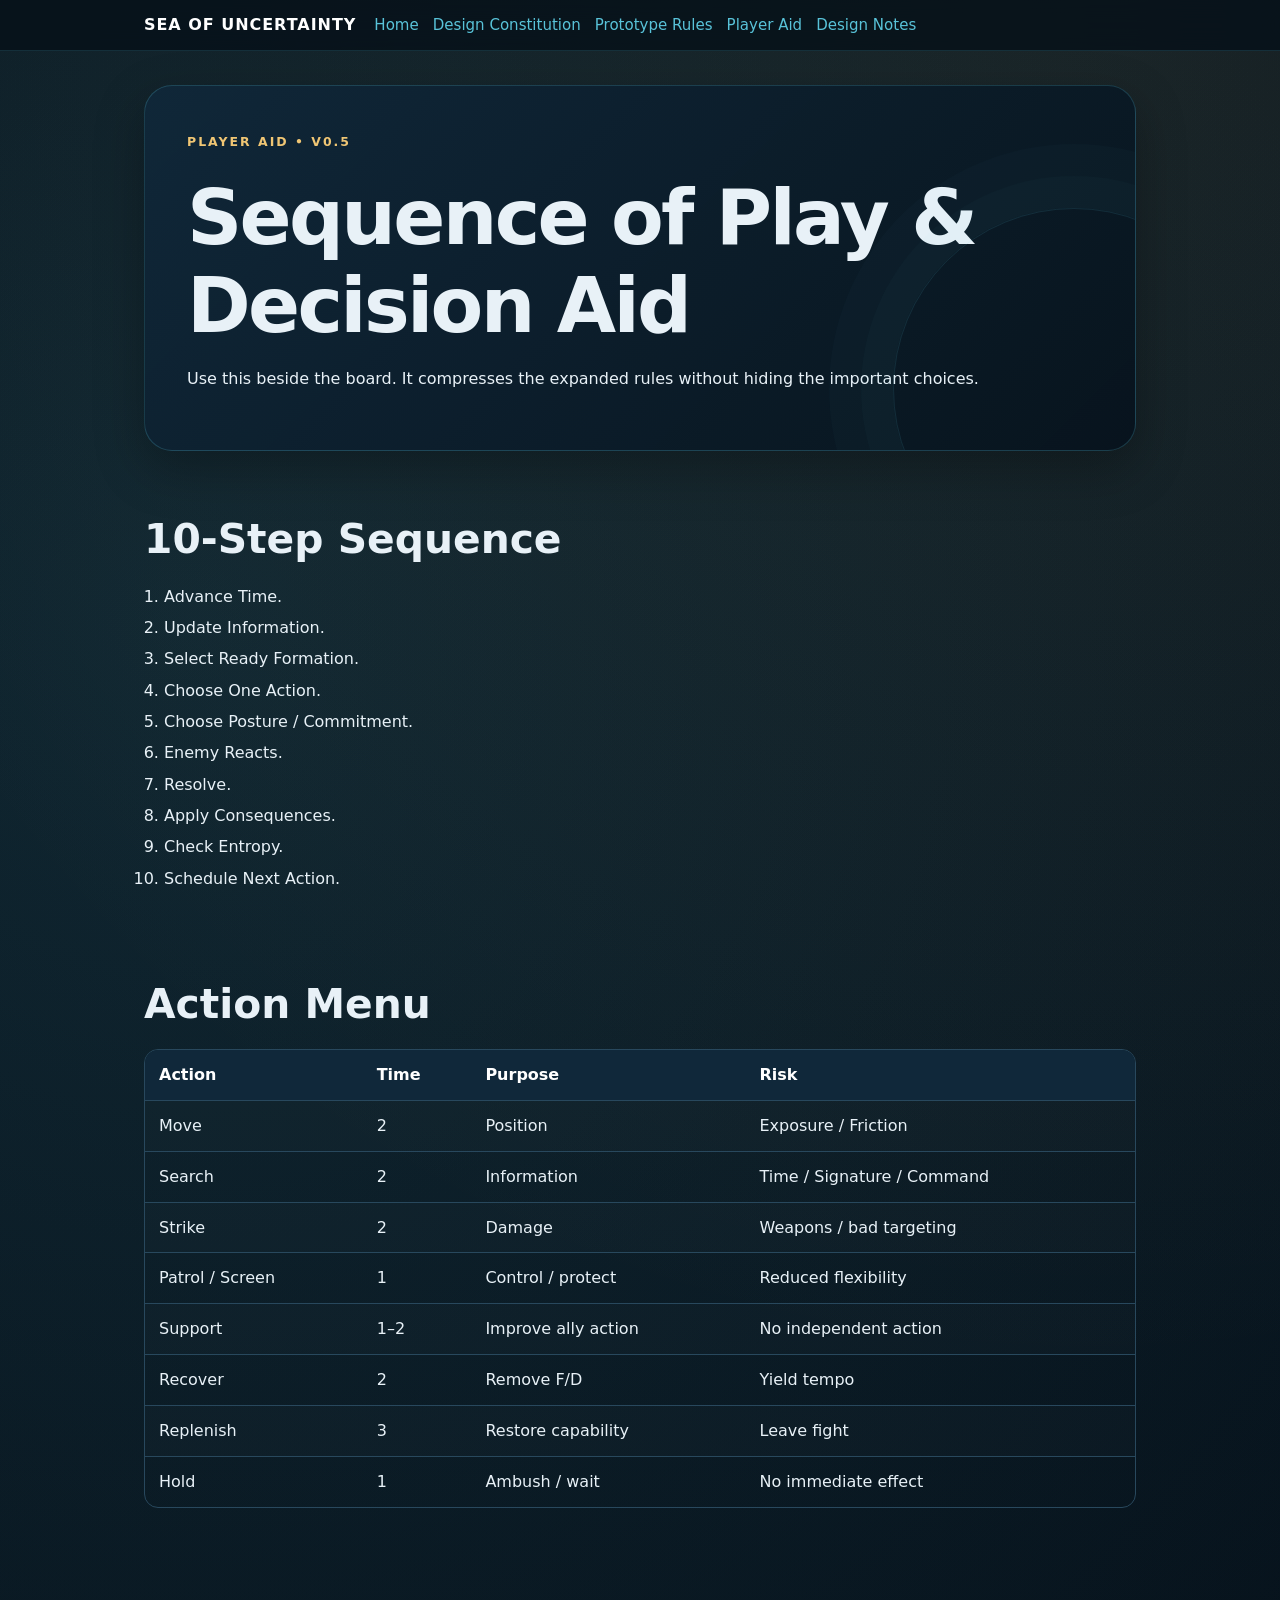
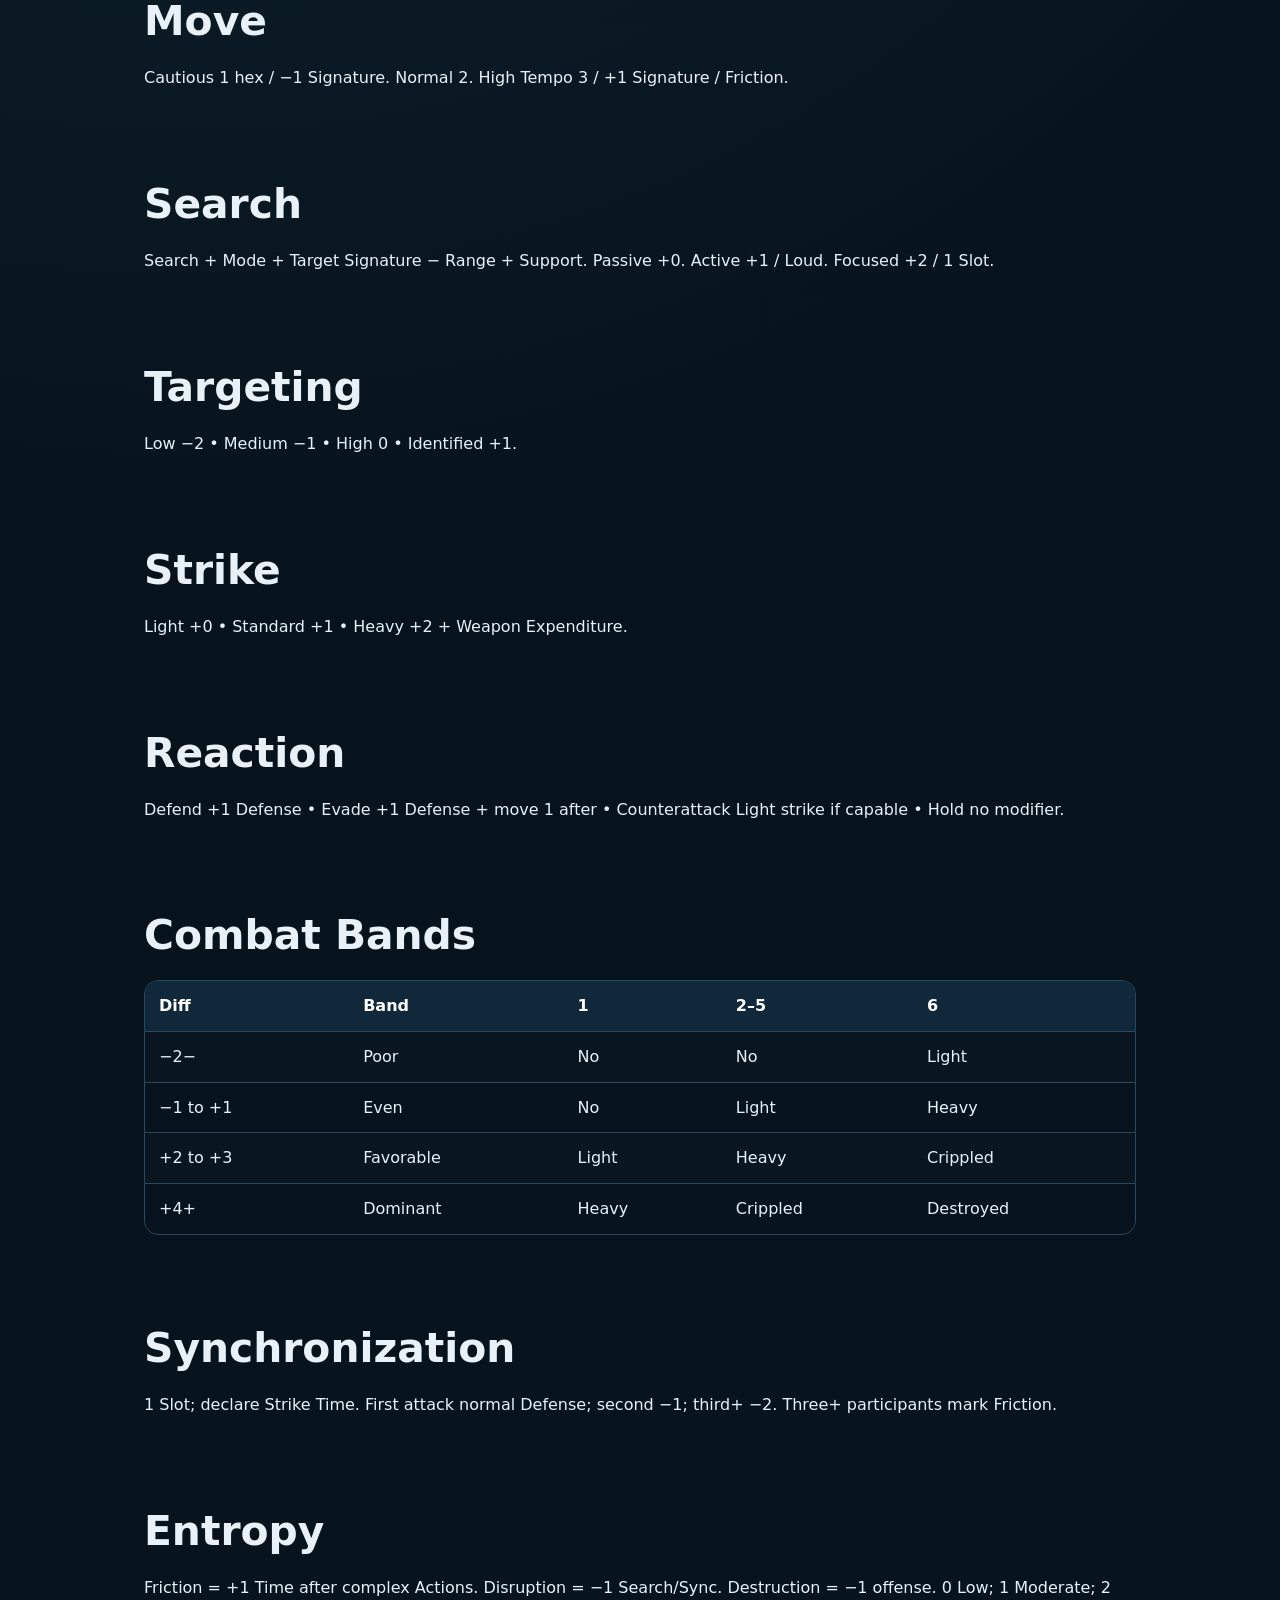
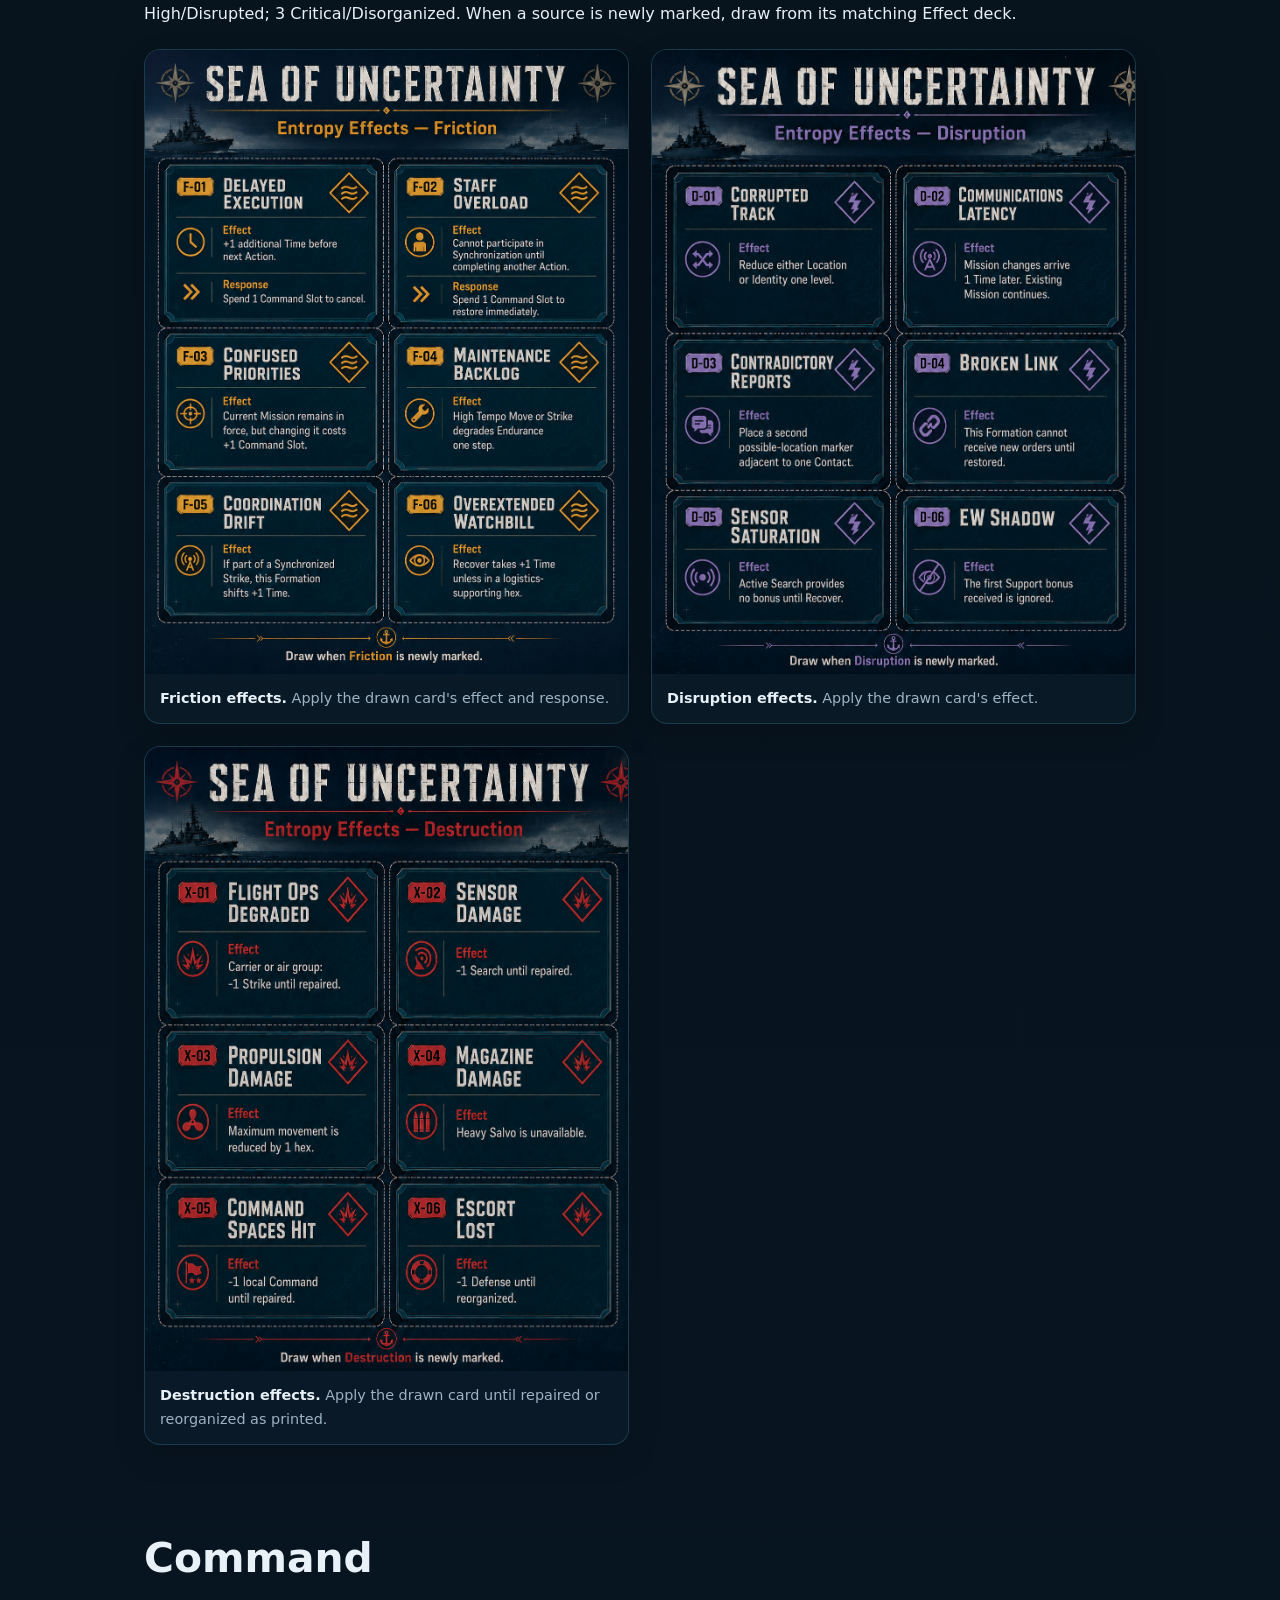
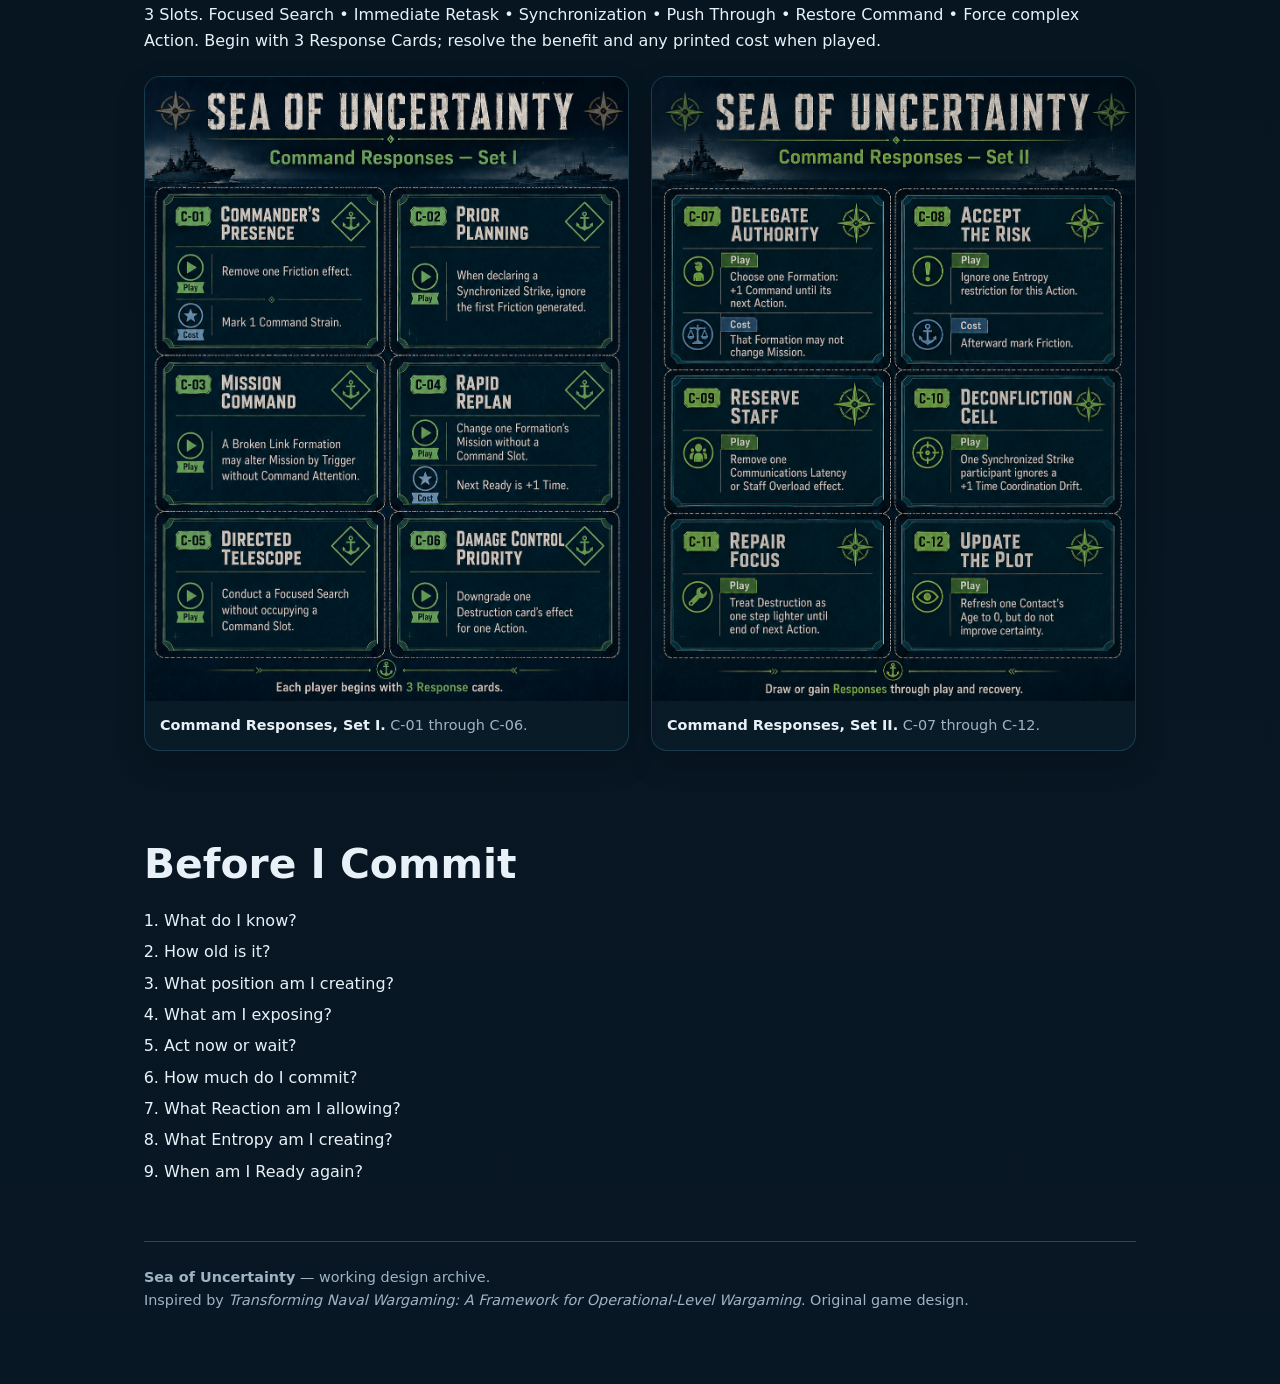
<file: docs/rules/SeaOfUncertainty/03_player_aid.html>
<!doctype html><html><head><meta charset="utf-8"><meta name="viewport" content="width=device-width,initial-scale=1"><title>Sea of Uncertainty — Player Aid v0.5</title><link rel="stylesheet" href="styles.css"></head><body><div class="site-nav"><div class="inner">
<div class="brand"><strong>Sea of Uncertainty</strong></div>
<div class="navlinks">
<a href="index.html">Home</a>
<a href="01_design_constitution.html">Design Constitution</a>
<a href="02_prototype_rules_v0_5.html">Prototype Rules</a>
<a href="03_player_aid.html">Player Aid</a>
<a href="04_design_notes.html">Design Notes</a>
</div></div></div><main class="wrap">
<section class="hero"><span class="kicker">Player Aid • v0.5</span><h1>Sequence of Play & Decision Aid</h1><p>Use this beside the board. It compresses the expanded rules without hiding the important choices.</p></section>
<h2>10-Step Sequence</h2><ol><li>Advance Time.</li><li>Update Information.</li><li>Select Ready Formation.</li><li>Choose One Action.</li><li>Choose Posture / Commitment.</li><li>Enemy Reacts.</li><li>Resolve.</li><li>Apply Consequences.</li><li>Check Entropy.</li><li>Schedule Next Action.</li></ol>
<h2>Action Menu</h2><table><tr><th>Action</th><th>Time</th><th>Purpose</th><th>Risk</th></tr><tr><td>Move</td><td>2</td><td>Position</td><td>Exposure / Friction</td></tr><tr><td>Search</td><td>2</td><td>Information</td><td>Time / Signature / Command</td></tr><tr><td>Strike</td><td>2</td><td>Damage</td><td>Weapons / bad targeting</td></tr><tr><td>Patrol / Screen</td><td>1</td><td>Control / protect</td><td>Reduced flexibility</td></tr><tr><td>Support</td><td>1–2</td><td>Improve ally action</td><td>No independent action</td></tr><tr><td>Recover</td><td>2</td><td>Remove F/D</td><td>Yield tempo</td></tr><tr><td>Replenish</td><td>3</td><td>Restore capability</td><td>Leave fight</td></tr><tr><td>Hold</td><td>1</td><td>Ambush / wait</td><td>No immediate effect</td></tr></table>
<h2>Move</h2><p>Cautious 1 hex / −1 Signature. Normal 2. High Tempo 3 / +1 Signature / Friction.</p>
<h2>Search</h2><p>Search + Mode + Target Signature − Range + Support. Passive +0. Active +1 / Loud. Focused +2 / 1 Slot.</p>
<h2>Targeting</h2><p>Low −2 • Medium −1 • High 0 • Identified +1.</p>
<h2>Strike</h2><p>Light +0 • Standard +1 • Heavy +2 + Weapon Expenditure.</p>
<h2>Reaction</h2><p>Defend +1 Defense • Evade +1 Defense + move 1 after • Counterattack Light strike if capable • Hold no modifier.</p>
<h2>Combat Bands</h2><table><tr><th>Diff</th><th>Band</th><th>1</th><th>2–5</th><th>6</th></tr><tr><td>−2−</td><td>Poor</td><td>No</td><td>No</td><td>Light</td></tr><tr><td>−1 to +1</td><td>Even</td><td>No</td><td>Light</td><td>Heavy</td></tr><tr><td>+2 to +3</td><td>Favorable</td><td>Light</td><td>Heavy</td><td>Crippled</td></tr><tr><td>+4+</td><td>Dominant</td><td>Heavy</td><td>Crippled</td><td>Destroyed</td></tr></table>
<h2>Synchronization</h2><p>1 Slot; declare Strike Time. First attack normal Defense; second −1; third+ −2. Three+ participants mark Friction.</p>
<h2>Entropy</h2><p>Friction = +1 Time after complex Actions. Disruption = −1 Search/Sync. Destruction = −1 offense. 0 Low; 1 Moderate; 2 High/Disrupted; 3 Critical/Disorganized. When a source is newly marked, draw from its matching Effect deck.</p>
<div class="rules-gallery">
<figure class="rules-figure"><a href="images/entropy-friction.png"><img src="images/entropy-friction.png" alt="Reference sheet for the six Friction effect cards"></a><figcaption><strong>Friction effects.</strong> Apply the drawn card's effect and response.</figcaption></figure>
<figure class="rules-figure"><a href="images/entropy-disruption.png"><img src="images/entropy-disruption.png" alt="Reference sheet for the six Disruption effect cards"></a><figcaption><strong>Disruption effects.</strong> Apply the drawn card's effect.</figcaption></figure>
<figure class="rules-figure"><a href="images/entropy-destruction.png"><img src="images/entropy-destruction.png" alt="Reference sheet for the six Destruction effect cards"></a><figcaption><strong>Destruction effects.</strong> Apply the drawn card until repaired or reorganized as printed.</figcaption></figure>
</div>
<h2>Command</h2><p>3 Slots. Focused Search • Immediate Retask • Synchronization • Push Through • Restore Command • Force complex Action. Begin with 3 Response Cards; resolve the benefit and any printed cost when played.</p>
<div class="rules-gallery">
<figure class="rules-figure"><a href="images/command-responses-set-1.png"><img src="images/command-responses-set-1.png" alt="Reference sheet for Command Response cards C-01 through C-06"></a><figcaption><strong>Command Responses, Set I.</strong> C-01 through C-06.</figcaption></figure>
<figure class="rules-figure"><a href="images/command-responses-set-2.png"><img src="images/command-responses-set-2.png" alt="Reference sheet for Command Response cards C-07 through C-12"></a><figcaption><strong>Command Responses, Set II.</strong> C-07 through C-12.</figcaption></figure>
</div>
<h2>Before I Commit</h2><ol><li>What do I know?</li><li>How old is it?</li><li>What position am I creating?</li><li>What am I exposing?</li><li>Act now or wait?</li><li>How much do I commit?</li><li>What Reaction am I allowing?</li><li>What Entropy am I creating?</li><li>When am I Ready again?</li></ol>
<footer><strong>Sea of Uncertainty</strong> — working design archive.<br>
Inspired by <em>Transforming Naval Wargaming: A Framework for Operational-Level Wargaming</em>. Original game design.</footer></main></body></html>
</file>
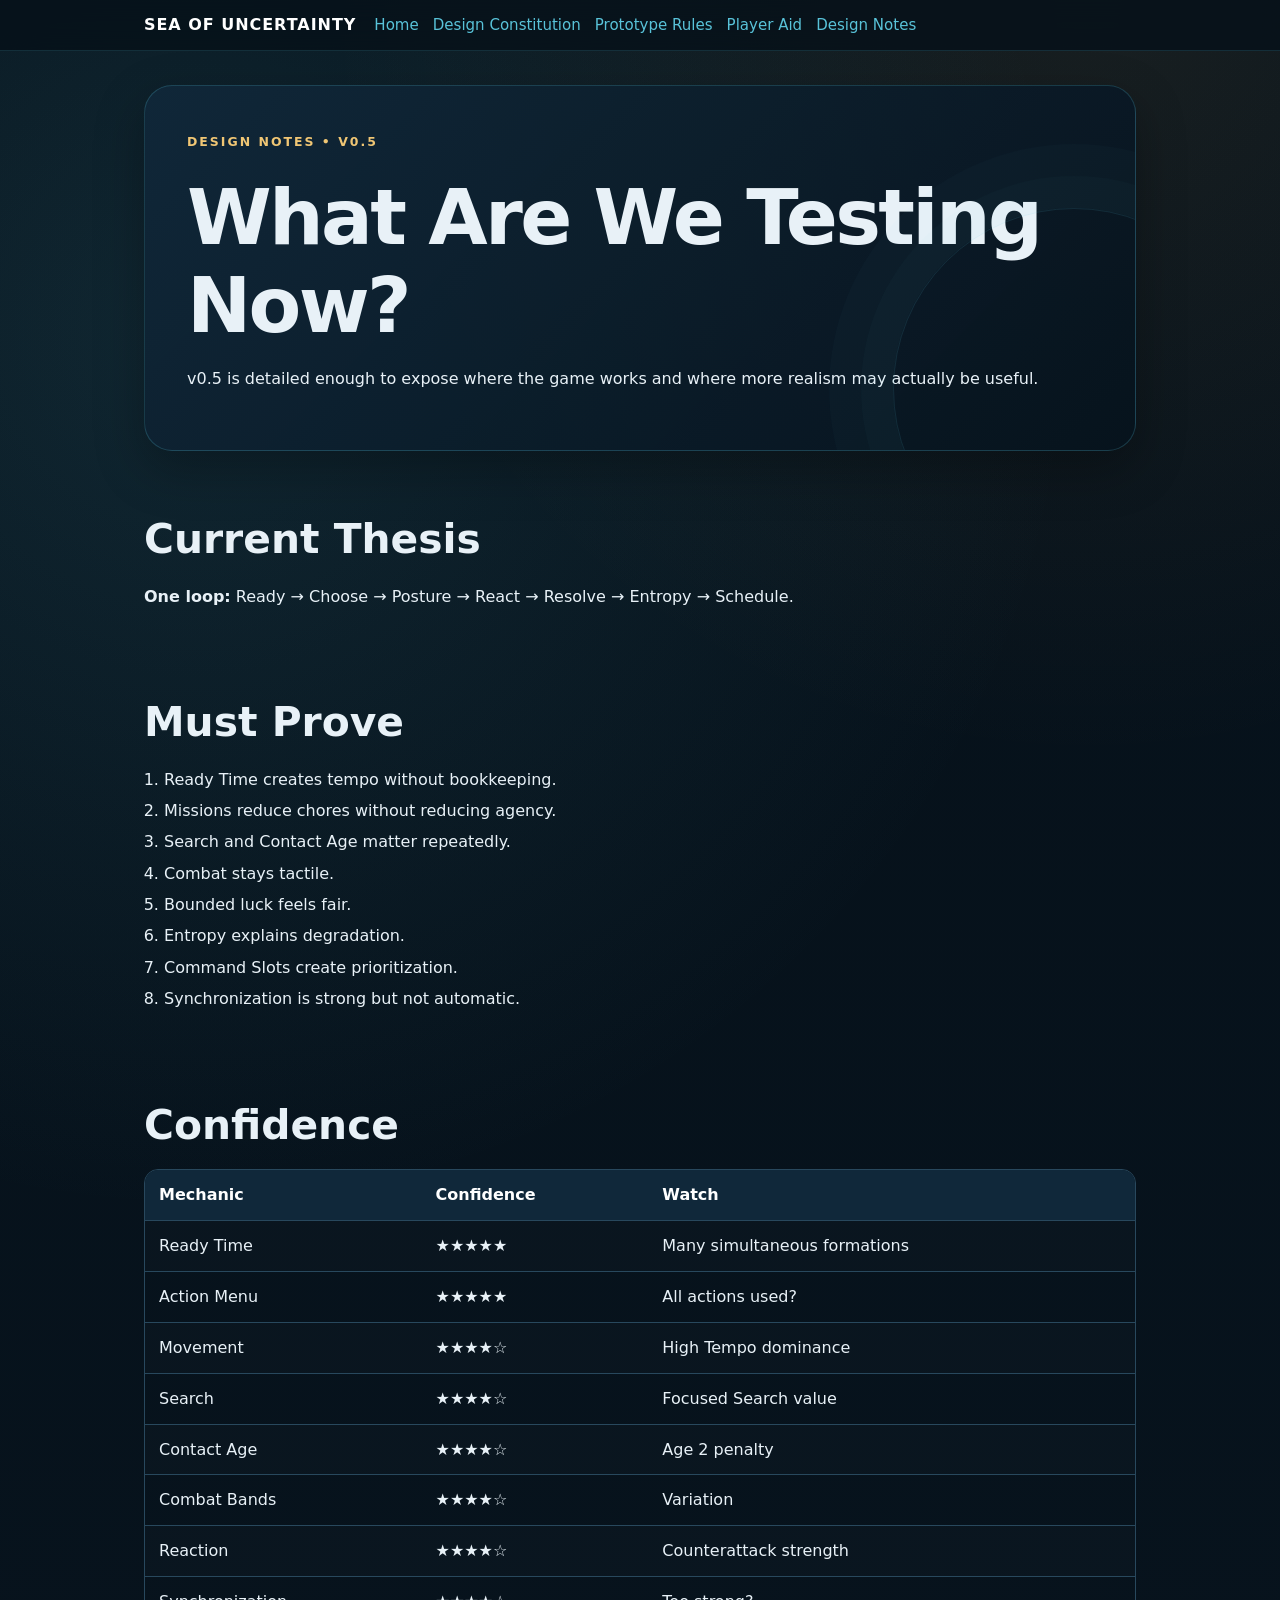
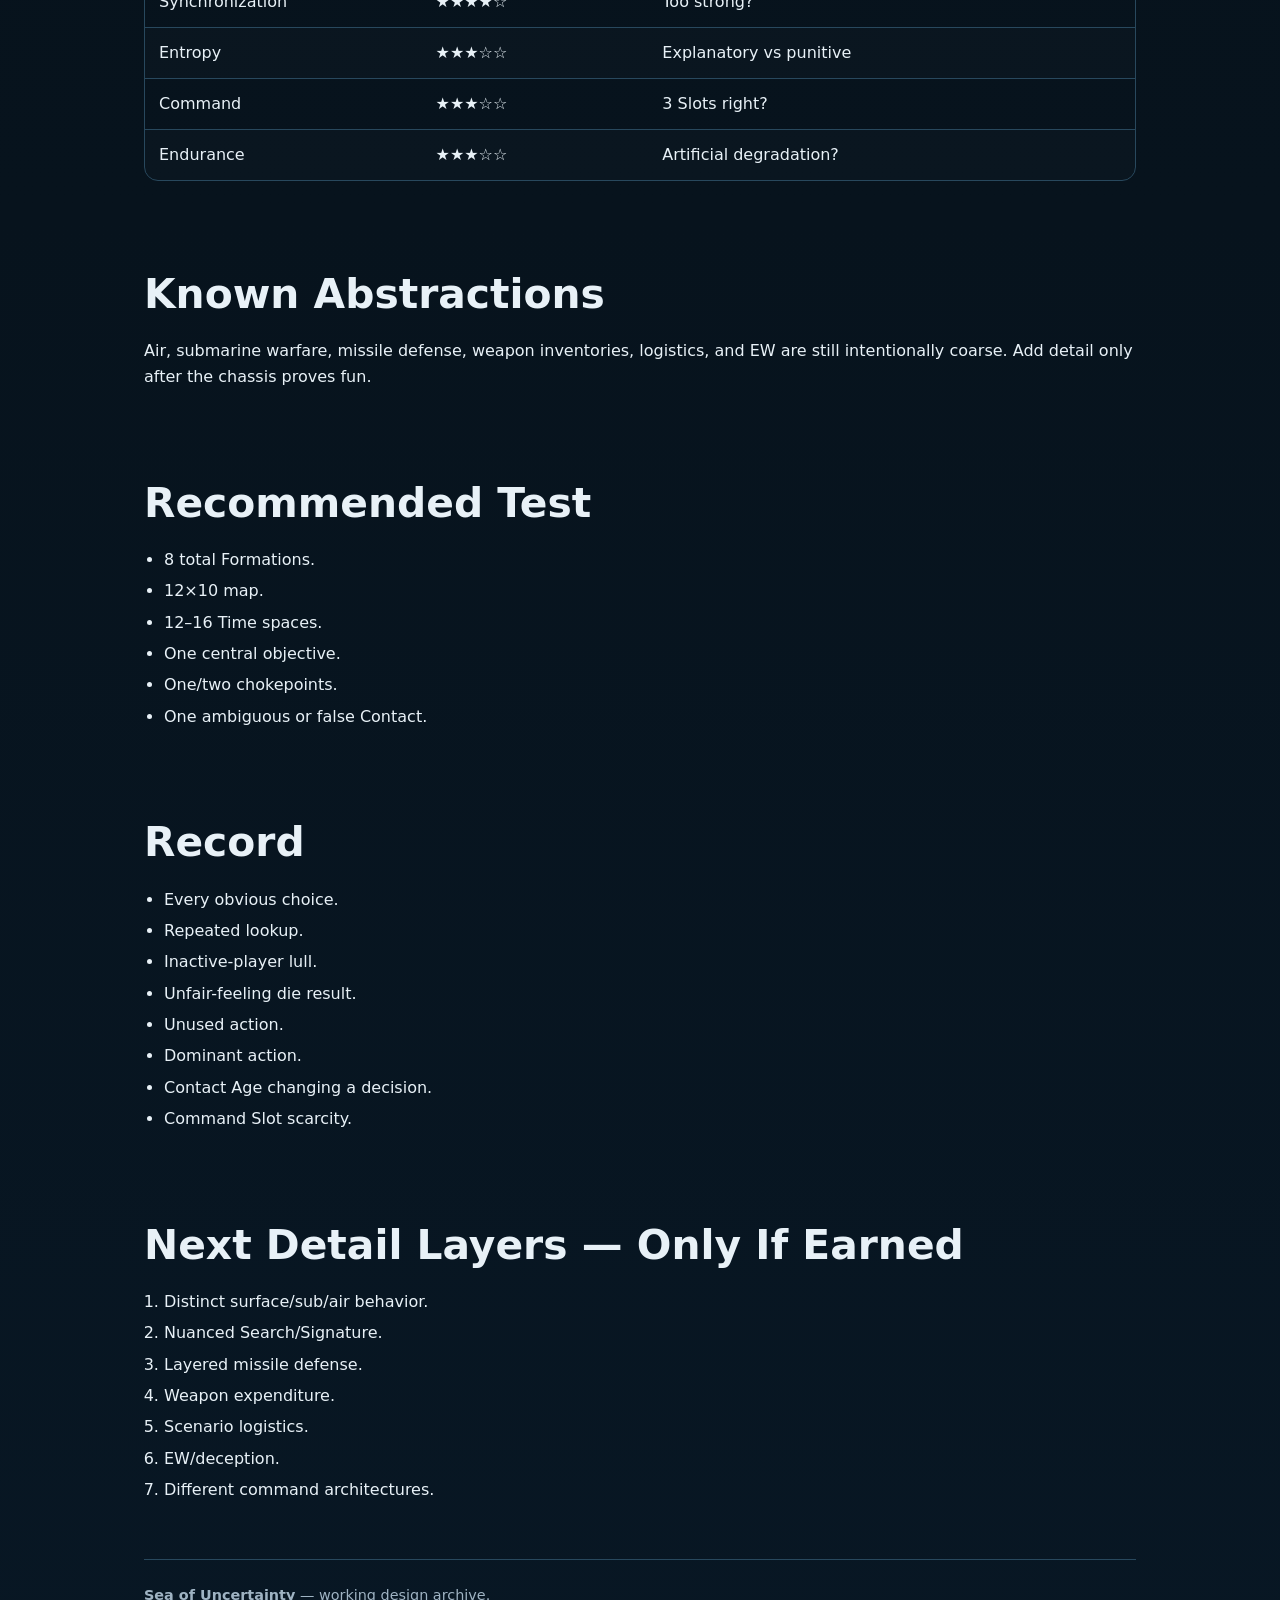
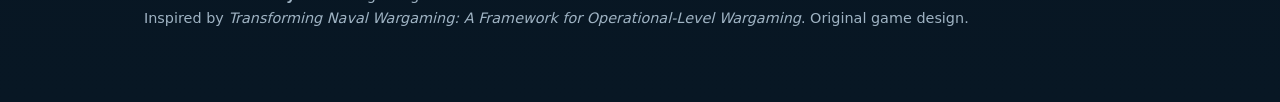
<file: docs/rules/SeaOfUncertainty/04_design_notes.html>
<!doctype html><html><head><meta charset="utf-8"><meta name="viewport" content="width=device-width,initial-scale=1"><title>Sea of Uncertainty — Design Notes v0.5</title><link rel="stylesheet" href="styles.css"></head><body><div class="site-nav"><div class="inner">
<div class="brand"><strong>Sea of Uncertainty</strong></div>
<div class="navlinks">
<a href="index.html">Home</a>
<a href="01_design_constitution.html">Design Constitution</a>
<a href="02_prototype_rules_v0_5.html">Prototype Rules</a>
<a href="03_player_aid.html">Player Aid</a>
<a href="04_design_notes.html">Design Notes</a>
</div></div></div><main class="wrap">
<section class="hero"><span class="kicker">Design Notes • v0.5</span><h1>What Are We Testing Now?</h1><p>v0.5 is detailed enough to expose where the game works and where more realism may actually be useful.</p></section>
<h2>Current Thesis</h2><p><strong>One loop:</strong> Ready → Choose → Posture → React → Resolve → Entropy → Schedule.</p>
<h2>Must Prove</h2><ol><li>Ready Time creates tempo without bookkeeping.</li><li>Missions reduce chores without reducing agency.</li><li>Search and Contact Age matter repeatedly.</li><li>Combat stays tactile.</li><li>Bounded luck feels fair.</li><li>Entropy explains degradation.</li><li>Command Slots create prioritization.</li><li>Synchronization is strong but not automatic.</li></ol>
<h2>Confidence</h2><table><tr><th>Mechanic</th><th>Confidence</th><th>Watch</th></tr><tr><td>Ready Time</td><td>★★★★★</td><td>Many simultaneous formations</td></tr><tr><td>Action Menu</td><td>★★★★★</td><td>All actions used?</td></tr><tr><td>Movement</td><td>★★★★☆</td><td>High Tempo dominance</td></tr><tr><td>Search</td><td>★★★★☆</td><td>Focused Search value</td></tr><tr><td>Contact Age</td><td>★★★★☆</td><td>Age 2 penalty</td></tr><tr><td>Combat Bands</td><td>★★★★☆</td><td>Variation</td></tr><tr><td>Reaction</td><td>★★★★☆</td><td>Counterattack strength</td></tr><tr><td>Synchronization</td><td>★★★★☆</td><td>Too strong?</td></tr><tr><td>Entropy</td><td>★★★☆☆</td><td>Explanatory vs punitive</td></tr><tr><td>Command</td><td>★★★☆☆</td><td>3 Slots right?</td></tr><tr><td>Endurance</td><td>★★★☆☆</td><td>Artificial degradation?</td></tr></table>
<h2>Known Abstractions</h2><p>Air, submarine warfare, missile defense, weapon inventories, logistics, and EW are still intentionally coarse. Add detail only after the chassis proves fun.</p>
<h2>Recommended Test</h2><ul><li>8 total Formations.</li><li>12×10 map.</li><li>12–16 Time spaces.</li><li>One central objective.</li><li>One/two chokepoints.</li><li>One ambiguous or false Contact.</li></ul>
<h2>Record</h2><ul><li>Every obvious choice.</li><li>Repeated lookup.</li><li>Inactive-player lull.</li><li>Unfair-feeling die result.</li><li>Unused action.</li><li>Dominant action.</li><li>Contact Age changing a decision.</li><li>Command Slot scarcity.</li></ul>
<h2>Next Detail Layers — Only If Earned</h2><ol><li>Distinct surface/sub/air behavior.</li><li>Nuanced Search/Signature.</li><li>Layered missile defense.</li><li>Weapon expenditure.</li><li>Scenario logistics.</li><li>EW/deception.</li><li>Different command architectures.</li></ol>
<footer><strong>Sea of Uncertainty</strong> — working design archive.<br>
Inspired by <em>Transforming Naval Wargaming: A Framework for Operational-Level Wargaming</em>. Original game design.</footer></main></body></html>
</file>
<file: docs/rules/SeaOfUncertainty/styles.css>
:root{
  --ink:#e8f1f7;
  --muted:#9fb3c3;
  --bg:#07131d;
  --panel:#0c1d2a;
  --panel2:#10283a;
  --line:#28485d;
  --accent:#59c3d9;
  --accent2:#f0c674;
  --danger:#ef7d7d;
  --good:#80cfa9;
  --shadow:0 18px 50px rgba(0,0,0,.28);
  --radius:18px;
}
*{box-sizing:border-box}
html{scroll-behavior:smooth}
body{
  margin:0;
  font-family:Inter,ui-sans-serif,system-ui,-apple-system,Segoe UI,Roboto,Helvetica,Arial,sans-serif;
  color:var(--ink);
  background:
    radial-gradient(circle at 15% 10%, rgba(89,195,217,.12), transparent 28%),
    radial-gradient(circle at 85% 0%, rgba(240,198,116,.08), transparent 22%),
    linear-gradient(180deg,#06111a 0%,#07131d 55%,#081724 100%);
  line-height:1.62;
}
a{color:var(--accent);text-decoration:none}
a:hover{text-decoration:underline}
.wrap{max-width:1120px;margin:0 auto;padding:34px 64px 72px}
.site-nav{
  position:sticky;top:0;z-index:10;
  backdrop-filter:blur(16px);
  background:rgba(6,17,26,.84);
  border-bottom:1px solid rgba(89,195,217,.16);
}
.site-nav .inner{
  max-width:1120px;margin:0 auto;padding:12px 64px;
  display:flex;gap:18px;align-items:center;flex-wrap:wrap;
}
.brand{font-weight:800;letter-spacing:.06em;text-transform:uppercase;color:#fff}
.navlinks{display:flex;gap:14px;flex-wrap:wrap;font-size:.94rem}
.hero{
  padding:42px;
  border:1px solid rgba(89,195,217,.22);
  background:linear-gradient(135deg,rgba(16,40,58,.92),rgba(7,19,29,.95));
  border-radius:28px;
  box-shadow:var(--shadow);
  position:relative;
  overflow:hidden;
}
.hero:after{
  content:"";
  position:absolute;inset:auto -120px -120px auto;
  width:360px;height:360px;border-radius:50%;
  border:1px solid rgba(89,195,217,.12);
  box-shadow:0 0 0 32px rgba(89,195,217,.025),0 0 0 64px rgba(89,195,217,.018);
}
.kicker{
  display:inline-block;
  font-size:.78rem;font-weight:800;letter-spacing:.16em;text-transform:uppercase;
  color:var(--accent2);margin-bottom:10px
}
h1,h2,h3{line-height:1.15}
h1{font-size:clamp(2.5rem,6vw,5.3rem);margin:.15em 0 .2em;letter-spacing:-.035em}
h2{font-size:clamp(1.7rem,3.2vw,2.55rem);margin:2.2em 0 .5em}
h3{font-size:1.22rem;margin:1.7em 0 .4em;color:#fff}
.subtitle{font-size:1.2rem;color:var(--muted);max-width:850px}
.quote{
  margin:28px 0;padding:20px 22px;border-left:4px solid var(--accent2);
  background:rgba(240,198,116,.06);border-radius:0 12px 12px 0;
  font-size:1.08rem;color:#f5f3eb
}
.grid{display:grid;grid-template-columns:repeat(12,1fr);gap:18px;margin:24px 0}
.card{
  grid-column:span 4;
  padding:22px;border-radius:var(--radius);
  background:linear-gradient(180deg,rgba(16,40,58,.86),rgba(12,29,42,.86));
  border:1px solid rgba(89,195,217,.16);
  box-shadow:0 12px 30px rgba(0,0,0,.16)
}
.card h3{margin-top:0}
.card p:last-child{margin-bottom:0}
.wide{grid-column:span 6}
.full{grid-column:1/-1}
.badge{
  display:inline-flex;align-items:center;gap:7px;
  padding:4px 9px;border-radius:999px;background:rgba(89,195,217,.1);
  color:var(--accent);border:1px solid rgba(89,195,217,.16);
  font-size:.75rem;font-weight:800;letter-spacing:.04em;text-transform:uppercase
}
table{width:100%;border-collapse:separate;border-spacing:0;margin:16px 0 28px;overflow:hidden;border-radius:14px;border:1px solid var(--line)}
th,td{padding:12px 14px;border-bottom:1px solid var(--line);vertical-align:top}
th{background:#10283a;text-align:left;color:#fff}
tr:last-child td{border-bottom:none}
tr:nth-child(even) td{background:rgba(255,255,255,.012)}
.callout{
  padding:18px 20px;margin:18px 0;border:1px solid rgba(89,195,217,.2);
  background:rgba(89,195,217,.055);border-radius:14px
}
.callout.good{border-color:rgba(128,207,169,.3);background:rgba(128,207,169,.06)}
.callout.warn{border-color:rgba(240,198,116,.32);background:rgba(240,198,116,.06)}
.callout.danger{border-color:rgba(239,125,125,.28);background:rgba(239,125,125,.05)}
.rules-gallery{
  display:grid;
  grid-template-columns:repeat(2,minmax(0,1fr));
  gap:22px;
  margin:22px 0 34px;
}
.rules-figure{
  margin:0;
  overflow:hidden;
  border:1px solid rgba(89,195,217,.2);
  border-radius:16px;
  background:rgba(12,29,42,.72);
  box-shadow:0 12px 30px rgba(0,0,0,.18);
}
.rules-figure a{display:block;background:#04101a}
.rules-figure img{
  display:block;
  width:100%;
  height:auto;
  aspect-ratio:552/713;
}
.rules-figure figcaption{
  padding:13px 15px;
  color:var(--muted);
  font-size:.9rem;
}
.rules-figure figcaption strong{color:var(--ink)}
.phase{
  margin:18px 0;padding:22px;border-radius:16px;
  border:1px solid var(--line);background:rgba(12,29,42,.74)
}
.phase-no{
  float:left;width:42px;height:42px;border-radius:50%;
  display:grid;place-items:center;margin-right:14px;
  background:var(--accent);color:#06111a;font-weight:900
}
.phase h3{margin:0 0 4px}
.phase .ask{color:var(--accent2);font-weight:800}
ul,ol{padding-left:1.25rem}
li{margin:.34em 0}
hr{border:0;border-top:1px solid var(--line);margin:36px 0}
footer{margin-top:56px;padding-top:24px;border-top:1px solid var(--line);color:var(--muted);font-size:.9rem}
.small{font-size:.9rem;color:var(--muted)}
code,pre{font-family:ui-monospace,SFMono-Regular,Consolas,monospace}
pre{
  padding:16px;overflow:auto;border-radius:12px;background:#06111a;border:1px solid var(--line);color:#ccecf4
}
.risk{color:var(--danger);font-weight:700}
.reward{color:var(--good);font-weight:700}
.choice-row{
  display:grid;grid-template-columns:1.1fr 1.2fr 1.2fr;gap:10px;
  padding:12px 0;border-bottom:1px dashed rgba(159,179,195,.2)
}
.choice-row:last-child{border-bottom:0}
.toc{columns:2;column-gap:28px}
.toc a{display:block;padding:5px 0;break-inside:avoid}
details{
  margin:12px 0;padding:14px 16px;border-radius:12px;border:1px solid var(--line);background:rgba(12,29,42,.55)
}
summary{cursor:pointer;font-weight:800;color:#fff}
@media(max-width:1000px){
  .wrap{padding-left:40px;padding-right:40px}
  .site-nav .inner{padding-left:40px;padding-right:40px}
}
@media(max-width:850px){
  .card,.wide{grid-column:1/-1}
  .hero{padding:28px}
  .toc{columns:1}
  .choice-row{grid-template-columns:1fr}
  .rules-gallery{grid-template-columns:1fr}
}
@media(max-width:600px){
  .wrap{padding-left:20px;padding-right:20px}
  .site-nav .inner{padding-left:20px;padding-right:20px}
}
@media print{
  .site-nav{display:none}
  body{background:#fff;color:#111}
  .wrap{max-width:none;padding:0}
  .hero,.card,.phase,.callout,details{box-shadow:none;background:#fff;color:#111;border-color:#bbb}
  h1,h2,h3,.brand,th,summary{color:#111}
  .subtitle,.small,footer{color:#444}
  table{border-color:#999}
  th{background:#eee}
  a{color:#111}
  .quote{background:#f6f6f6;color:#111}
  .rules-gallery{display:block}
  .rules-figure{margin:0 0 24px;break-inside:avoid;box-shadow:none;background:#fff;border-color:#999}
  .rules-figure a{background:#fff}
  .rules-figure img{max-height:9in;width:auto;max-width:100%;margin:0 auto}
  .rules-figure figcaption,.rules-figure figcaption strong{color:#111}
}

main.wrap > h2:first-of-type{margin-top:1.6em}
main.wrap > .callout:first-of-type{margin-top:1.25rem}
</file>
